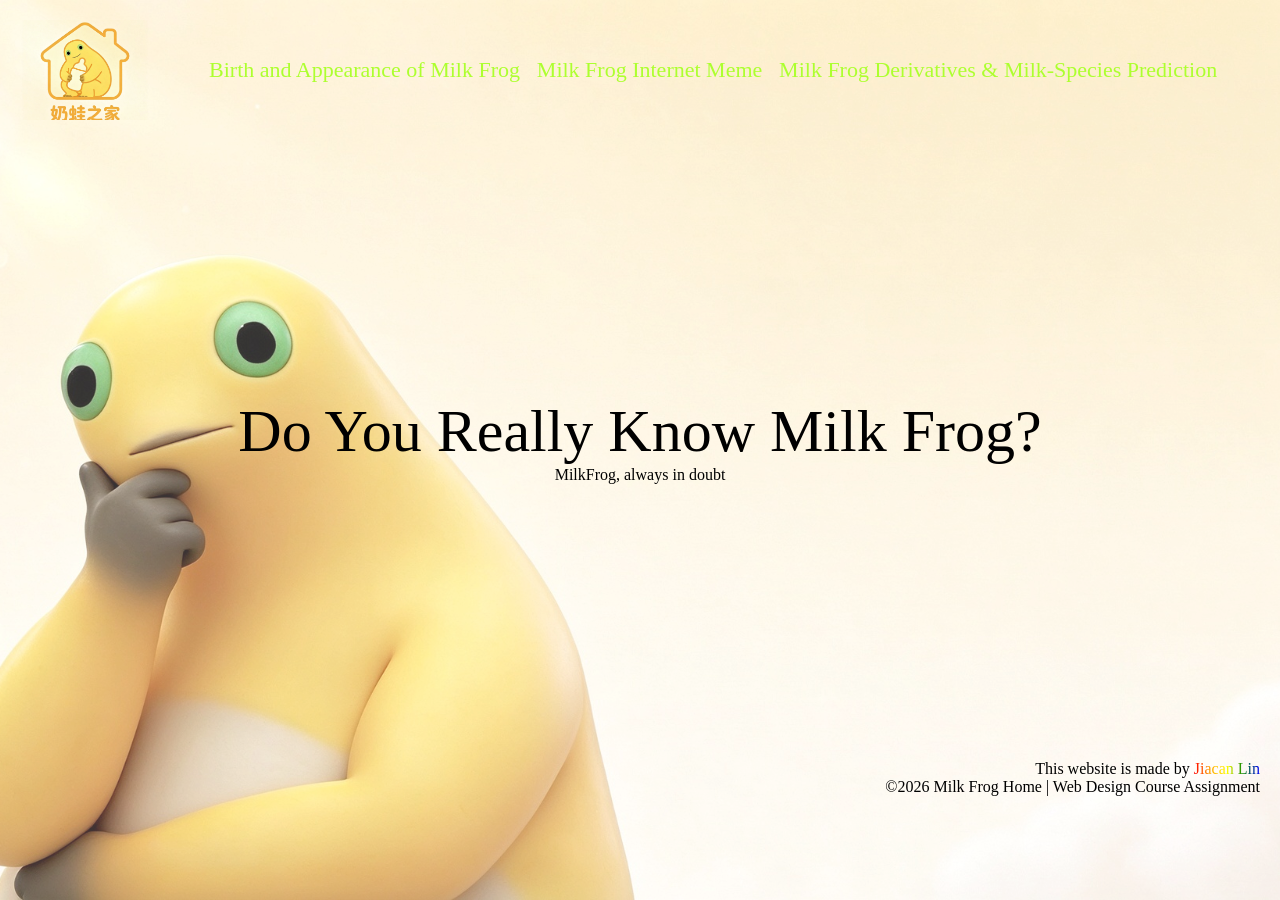
<file: htmllearning/index.html>
<!DOCTYPE html>
<html lang="en">
<head>
  <meta charset="UTF-8">
  <meta name="viewport" content="width=device-width, initial-scale=1.0">
  <meta name="description" content="Page description for SEO">
  <title>Milk Frog</title>
  <link rel="stylesheet" href="style.css">
  <link rel="icon" href="favicon.ico">
</head>
<body>
    <section class="html-background">
        <header>
            <h1>Milk Frog Home</h1>
            <ul>
                <li><a href="https://www.douyin.com/search/%E5%A5%B6%E5%A8%83%E8%AF%9E%E7%94%9F?aid=e98284ff-6d43-4eed-ae2e-8dcef143c4ff&modal_id=7673478471921847558&type=general">Birth and Appearance of Milk Frog</a></li>
                <li><a href="https://www.douyin.com/jingxuan/search/%E5%A5%B6%E5%A8%83%E5%98%8E%E5%98%8E%E7%9A%84%E8%B0%81?aid=45d3094f-9b98-4cd3-8c81-d0d84650ce1b&modal_id=7614380099538985381&type=general">Milk Frog Internet Meme</a></li>
                <li><a href="#">Milk Frog Derivatives & Milk‑Species Prediction</a></li>
            </ul>
        </header>
        <section class="advanced-words">
            <p class="title">Do You Really Know Milk Frog?</p>
            <p class="subtitle">MilkFrog, always in doubt</p>
        </section>
        <footer>
            <p class="right-text">This website is made by <span class="rainbow-text">Jiacan Lin</span></p>
            <p class="right-text">©2026 Milk Frog Home | Web Design Course Assignment</p>
        </footer>
    </section>
</body>
</html>
</file>
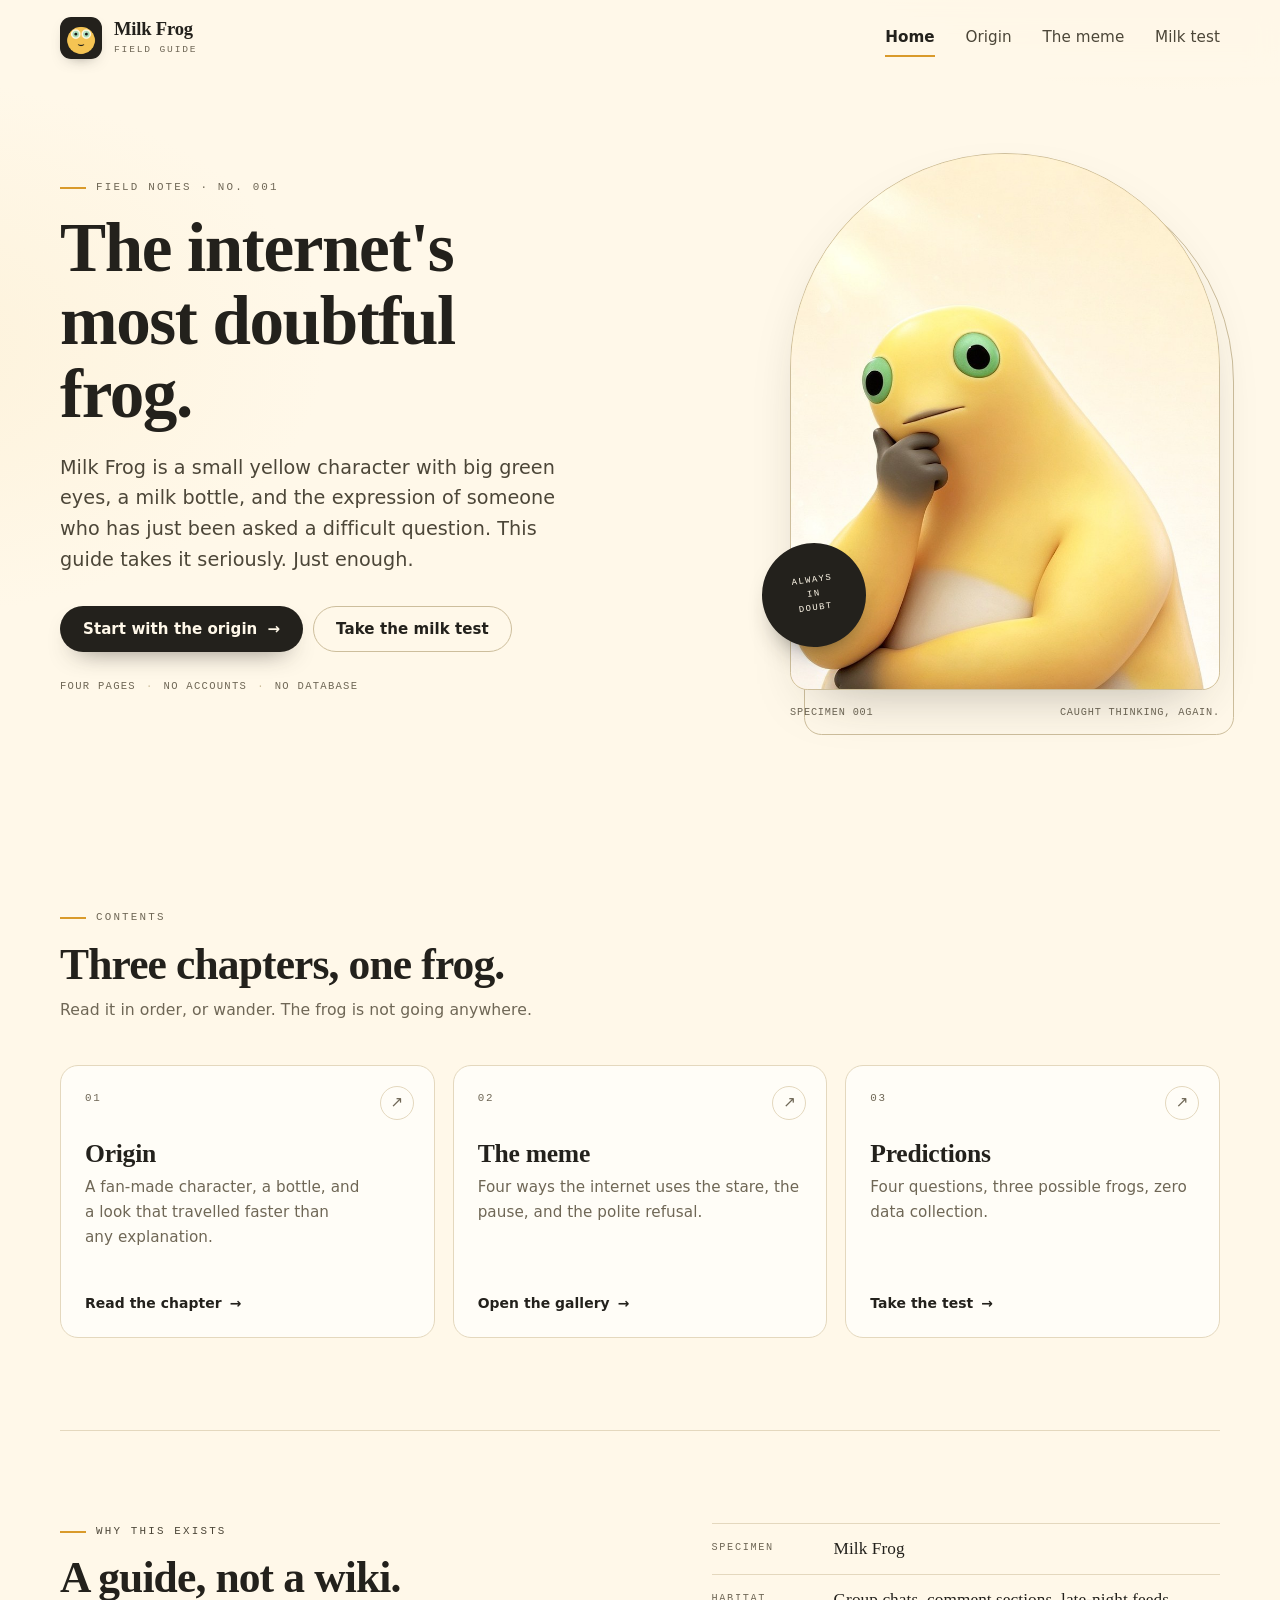
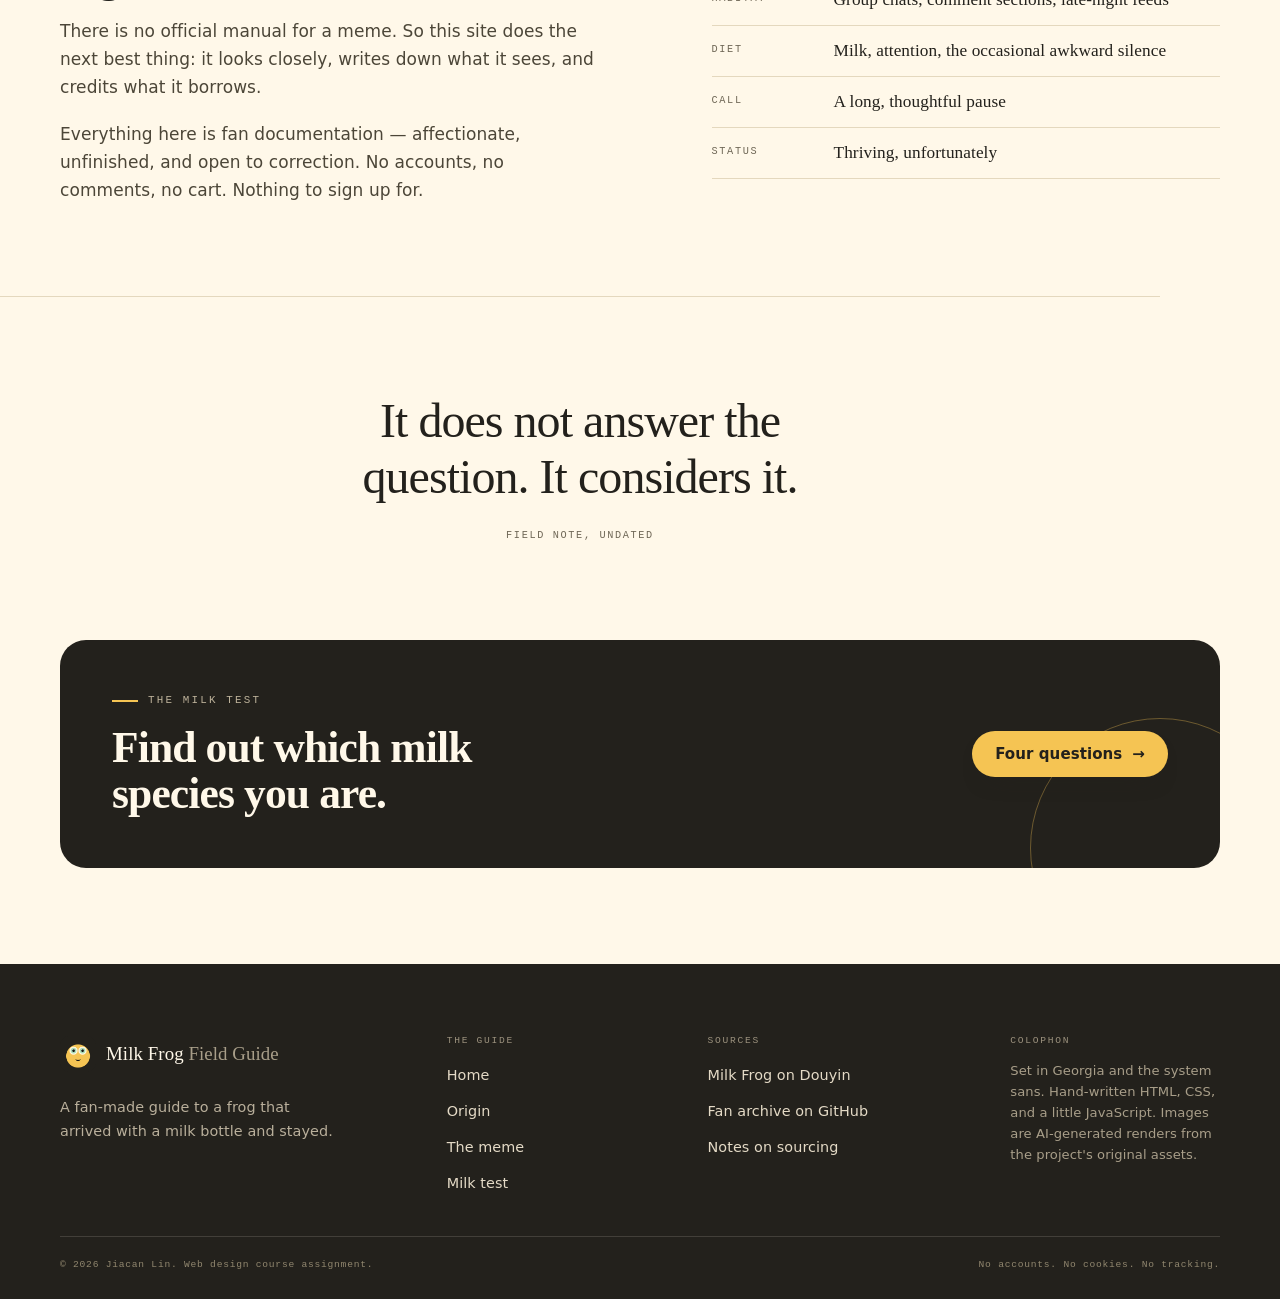
<file: my_website/index.html>
<!DOCTYPE html>
<html lang="en">
<head>
  <meta charset="utf-8">
  <meta name="viewport" content="width=device-width, initial-scale=1">
  <title>Milk Frog Field Guide — the internet's most doubtful frog</title>
  <meta name="description" content="A small, honest field guide to Milk Frog: where the character came from, how the meme works, and which milk species you are.">
  <meta name="theme-color" content="#FFF8E9">

  <!-- Open Graph. Replace the relative image path with a full https:// URL after deploying. -->
  <meta property="og:type" content="website">
  <meta property="og:site_name" content="Milk Frog Field Guide">
  <meta property="og:title" content="Milk Frog, always in doubt">
  <meta property="og:description" content="A field guide to the internet's most doubtful frog: origin, memes, and a very unscientific milk test.">
  <meta property="og:image" content="https://jizikami.github.io/my-website/assets/og-image.jpg">
  <meta property="og:image:width" content="1200">
  <meta property="og:image:height" content="630">
  <meta property="og:image:alt" content="Milk Frog thinking, beside the words: Milk Frog, always in doubt.">
  <meta name="twitter:card" content="summary_large_image">

  <link rel="icon" href="favicon.ico" sizes="any">
  <link rel="icon" href="assets/favicon.svg" type="image/svg+xml">
  <link rel="apple-touch-icon" href="assets/apple-touch-icon.png">
  <link rel="manifest" href="manifest.webmanifest">
  <link rel="stylesheet" href="style.css">
  <script src="script.js" defer></script>
</head>
<body>
  <a class="skip-link" href="#main">Skip to content</a>

  <header class="site-header" data-header>
    <div class="shell header-inner">
      <a class="brand" href="index.html" aria-label="Milk Frog Field Guide, home">
        <img class="brand-mark" src="assets/brand-mark.png" alt="" width="42" height="42">
        <span class="brand-copy">
          <span class="brand-name">Milk Frog</span>
          <span class="brand-sub">Field Guide</span>
        </span>
      </a>

      <button class="nav-toggle" type="button" aria-expanded="false" aria-controls="site-nav" data-nav-toggle>
        <span class="nav-toggle-label" data-nav-label>Menu</span>
        <span class="nav-toggle-icon" aria-hidden="true"><span></span><span></span></span>
      </button>

      <nav class="site-nav" id="site-nav" aria-label="Main navigation" data-nav>
        <ul class="nav-list">
          <li><a href="index.html" aria-current="page">Home</a></li>
          <li><a href="origin.html">Origin</a></li>
          <li><a href="memes.html">The meme</a></li>
          <li><a href="predict.html">Milk test</a></li>
        </ul>
      </nav>
    </div>
  </header>

  <main id="main">
    <section class="hero shell" aria-labelledby="hero-title">
      <div class="hero-grid">
        <div class="hero-copy">
          <p class="eyebrow">Field notes · No. 001</p>
          <h1 id="hero-title">The internet's most doubtful frog.</h1>
          <p class="lede">Milk Frog is a small yellow character with big green eyes, a milk bottle, and the expression of someone who has just been asked a difficult question. This guide takes it seriously. Just enough.</p>
          <div class="hero-actions">
            <a class="button button-dark" href="origin.html">Start with the origin <span aria-hidden="true">→</span></a>
            <a class="button button-ghost" href="predict.html">Take the milk test</a>
          </div>
          <p class="hero-meta"><span>Four pages</span><span>No accounts</span><span>No database</span></p>
        </div>

        <figure class="hero-figure">
          <div class="hero-frame">
            <img src="assets/hero-frog.jpg" alt="Milk Frog: a soft yellow creature with wide green eyes, one hand resting against its chin." width="800" height="1000">
          </div>
          <span class="hero-stamp" aria-hidden="true">ALWAYS<br>IN<br>DOUBT</span>
          <figcaption class="hero-caption">
            <span>Specimen 001</span>
            <span>Caught thinking, again.</span>
          </figcaption>
        </figure>
      </div>
    </section>

    <section class="section shell" aria-labelledby="contents-title" data-reveal>
      <div class="section-head">
        <p class="eyebrow">Contents</p>
        <h2 id="contents-title">Three chapters, one frog.</h2>
        <p class="section-note">Read it in order, or wander. The frog is not going anywhere.</p>
      </div>

      <ol class="chapter-grid">
        <li>
          <a class="chapter-card" href="origin.html">
            <span class="chapter-no">01</span>
            <h3>Origin</h3>
            <p>A fan-made character, a bottle, and a look that travelled faster than any explanation.</p>
            <span class="card-link">Read the chapter <span aria-hidden="true">→</span></span>
          </a>
        </li>
        <li>
          <a class="chapter-card" href="memes.html">
            <span class="chapter-no">02</span>
            <h3>The meme</h3>
            <p>Four ways the internet uses the stare, the pause, and the polite refusal.</p>
            <span class="card-link">Open the gallery <span aria-hidden="true">→</span></span>
          </a>
        </li>
        <li>
          <a class="chapter-card" href="predict.html">
            <span class="chapter-no">03</span>
            <h3>Predictions</h3>
            <p>Four questions, three possible frogs, zero data collection.</p>
            <span class="card-link">Take the test <span aria-hidden="true">→</span></span>
          </a>
        </li>
      </ol>
    </section>

    <section class="section shell split" aria-labelledby="why-title" data-reveal>
      <div class="split-copy">
        <p class="eyebrow">Why this exists</p>
        <h2 id="why-title">A guide, not a wiki.</h2>
        <p>There is no official manual for a meme. So this site does the next best thing: it looks closely, writes down what it sees, and credits what it borrows.</p>
        <p>Everything here is fan documentation — affectionate, unfinished, and open to correction. No accounts, no comments, no cart. Nothing to sign up for.</p>
      </div>

      <dl class="facts">
        <div><dt>Specimen</dt><dd>Milk Frog</dd></div>
        <div><dt>Habitat</dt><dd>Group chats, comment sections, late-night feeds</dd></div>
        <div><dt>Diet</dt><dd>Milk, attention, the occasional awkward silence</dd></div>
        <div><dt>Call</dt><dd>A long, thoughtful pause</dd></div>
        <div><dt>Status</dt><dd>Thriving, unfortunately</dd></div>
      </dl>
    </section>

    <figure class="pull-quote shell" data-reveal>
      <blockquote>
        <p>It does not answer the question. It considers it.</p>
      </blockquote>
      <figcaption>Field note, undated</figcaption>
    </figure>

    <section class="shell" aria-labelledby="cta-title" data-reveal>
      <div class="cta-band">
        <div>
          <p class="eyebrow">The milk test</p>
          <h2 id="cta-title">Find out which milk species you are.</h2>
        </div>
        <a class="button button-yellow" href="predict.html">Four questions <span aria-hidden="true">→</span></a>
      </div>
    </section>
  </main>

  <footer class="site-footer">
    <div class="shell footer-top">
      <div class="footer-about">
        <a class="footer-brand" href="index.html">
          <img src="assets/brand-mark.png" alt="" width="36" height="36">
          <span>Milk Frog <em>Field Guide</em></span>
        </a>
        <p>A fan-made guide to a frog that arrived with a milk bottle and stayed.</p>
      </div>

      <nav class="footer-col" aria-labelledby="footer-pages">
        <h2 id="footer-pages">The guide</h2>
        <ul>
          <li><a href="index.html">Home</a></li>
          <li><a href="origin.html">Origin</a></li>
          <li><a href="memes.html">The meme</a></li>
          <li><a href="predict.html">Milk test</a></li>
        </ul>
      </nav>

      <div class="footer-col">
        <h2>Sources</h2>
        <ul>
          <li><a href="https://www.douyin.com/search/%E5%A5%B6%E8%9B%99" target="_blank" rel="noopener noreferrer">Milk Frog on Douyin</a></li>
          <li><a href="https://github.com/Orliss/nailong" target="_blank" rel="noopener noreferrer">Fan archive on GitHub</a></li>
          <li><a href="origin.html#sources">Notes on sourcing</a></li>
        </ul>
      </div>

      <div class="footer-col">
        <h2>Colophon</h2>
        <p class="colophon">Set in Georgia and the system sans. Hand-written HTML, CSS, and a little JavaScript. Images are AI-generated renders from the project's original assets.</p>
      </div>
    </div>

    <div class="shell footer-bottom">
      <p>© <span data-year>2026</span> Jiacan Lin. Web design course assignment.</p>
      <p>No accounts. No cookies. No tracking.</p>
    </div>
  </footer>
</body>
</html>
</file>
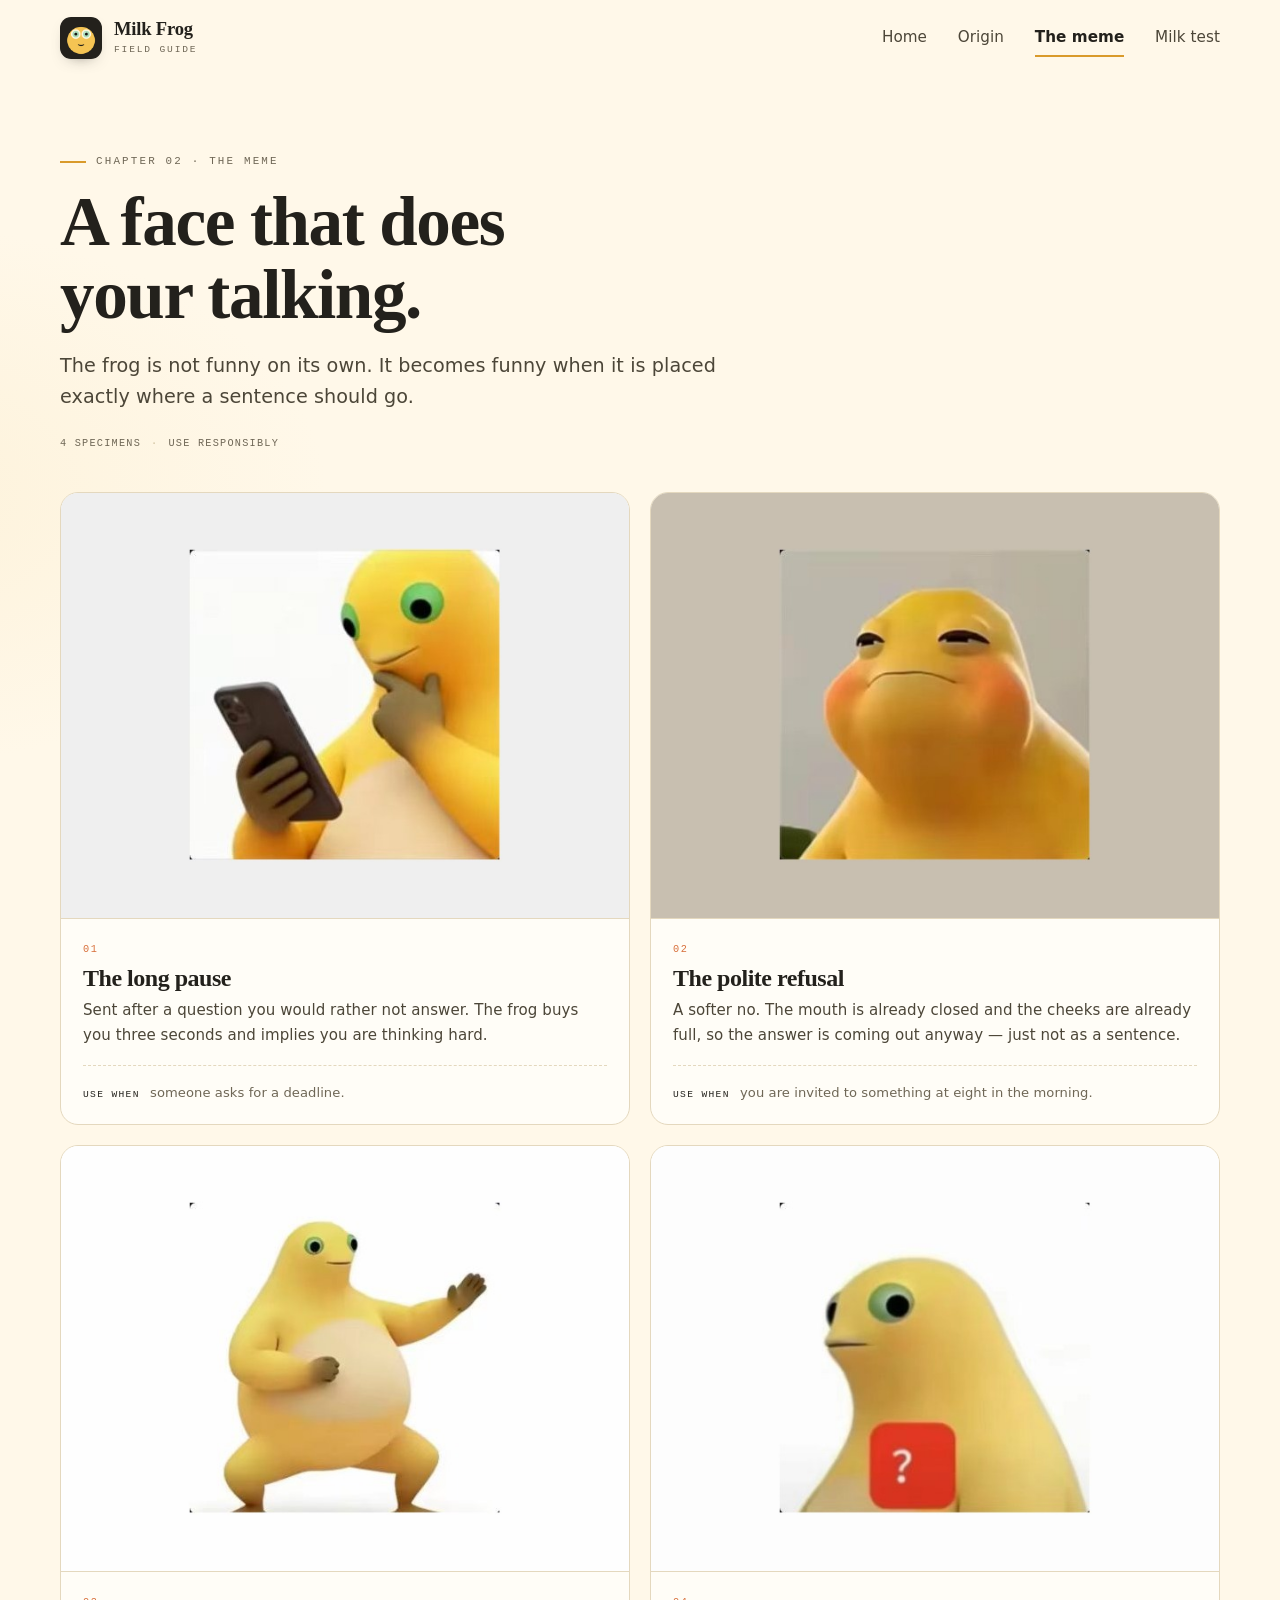
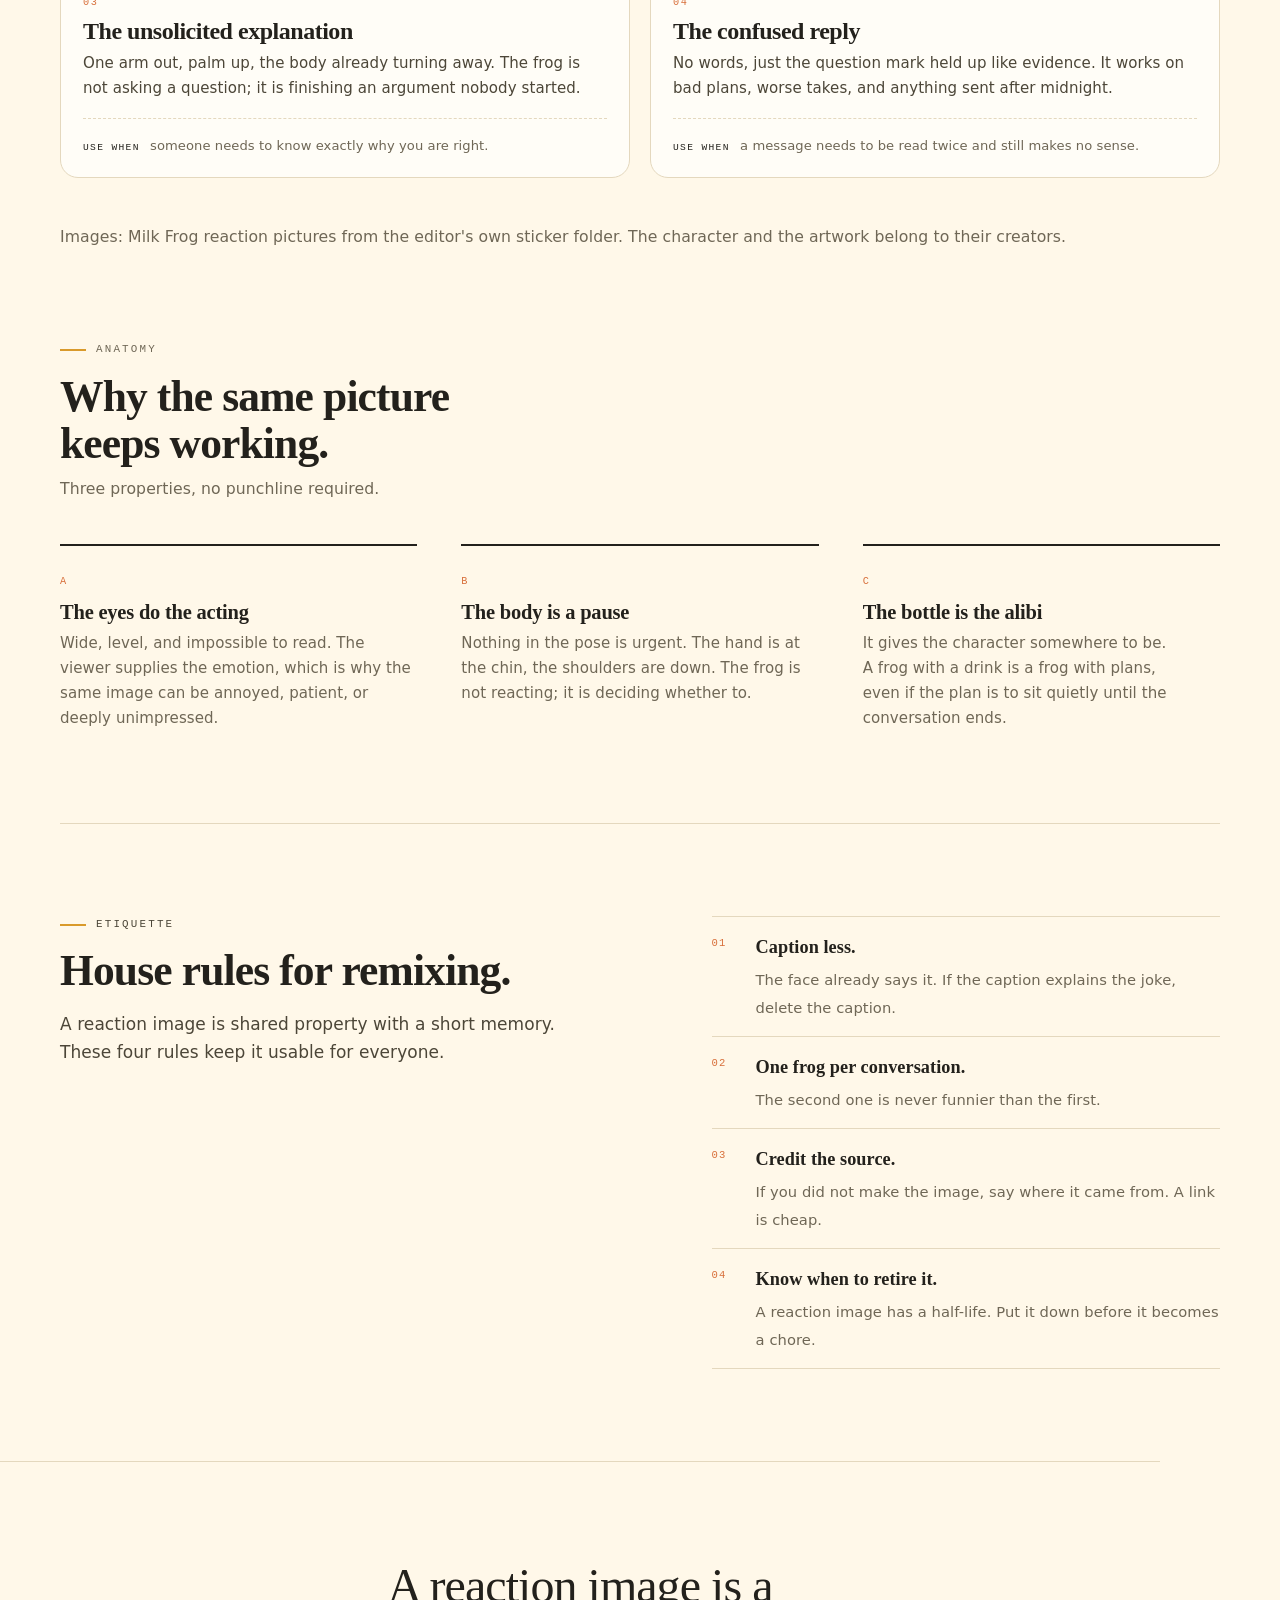
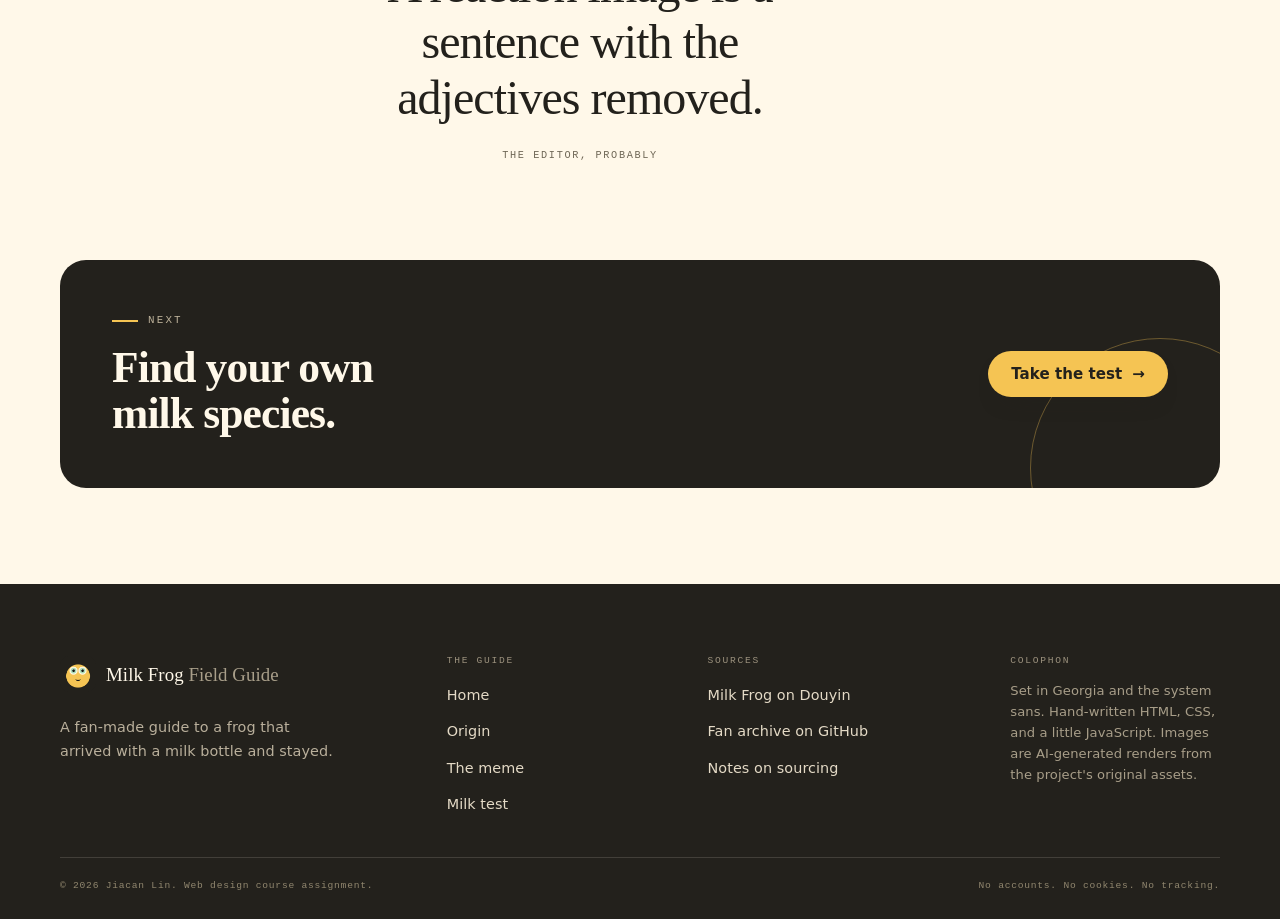
<file: my_website/memes.html>
<!DOCTYPE html>
<html lang="en">
<head>
  <meta charset="utf-8">
  <meta name="viewport" content="width=device-width, initial-scale=1">
  <title>The meme — Milk Frog Field Guide</title>
  <meta name="description" content="Three ways Milk Frog is used as a reaction image, why the same face keeps working, and a few house rules for remixing it.">
  <meta name="theme-color" content="#FFF8E9">

  <meta property="og:type" content="article">
  <meta property="og:site_name" content="Milk Frog Field Guide">
  <meta property="og:title" content="The meme — A face that does your talking">
  <meta property="og:description" content="The long pause, the polite refusal, and the group-chat stare: a short gallery of Milk Frog at work.">
  <meta property="og:image" content="https://jizikami.github.io/my-website/assets/og-image.jpg">
  <meta property="og:image:width" content="1200">
  <meta property="og:image:height" content="630">
  <meta property="og:image:alt" content="Milk Frog thinking, beside the words: Milk Frog, always in doubt.">
  <meta name="twitter:card" content="summary_large_image">

  <link rel="icon" href="favicon.ico" sizes="any">
  <link rel="icon" href="assets/favicon.svg" type="image/svg+xml">
  <link rel="apple-touch-icon" href="assets/apple-touch-icon.png">
  <link rel="manifest" href="manifest.webmanifest">
  <link rel="stylesheet" href="style.css">
  <script src="script.js" defer></script>
</head>
<body>
  <a class="skip-link" href="#main">Skip to content</a>

  <header class="site-header" data-header>
    <div class="shell header-inner">
      <a class="brand" href="index.html" aria-label="Milk Frog Field Guide, home">
        <img class="brand-mark" src="assets/brand-mark.png" alt="" width="42" height="42">
        <span class="brand-copy">
          <span class="brand-name">Milk Frog</span>
          <span class="brand-sub">Field Guide</span>
        </span>
      </a>

      <button class="nav-toggle" type="button" aria-expanded="false" aria-controls="site-nav" data-nav-toggle>
        <span class="nav-toggle-label" data-nav-label>Menu</span>
        <span class="nav-toggle-icon" aria-hidden="true"><span></span><span></span></span>
      </button>

      <nav class="site-nav" id="site-nav" aria-label="Main navigation" data-nav>
        <ul class="nav-list">
          <li><a href="index.html">Home</a></li>
          <li><a href="origin.html">Origin</a></li>
          <li><a href="memes.html" aria-current="page">The meme</a></li>
          <li><a href="predict.html">Milk test</a></li>
        </ul>
      </nav>
    </div>
  </header>

  <main id="main">
    <header class="page-head shell">
      <p class="eyebrow">Chapter 02 · The meme</p>
      <h1>A face that does your talking.</h1>
      <p class="lede">The frog is not funny on its own. It becomes funny when it is placed exactly where a sentence should go.</p>
      <p class="article-meta"><span>4 specimens</span><span>Use responsibly</span></p>
    </header>

    <section class="shell" aria-label="Milk Frog reaction images">
      <div class="meme-grid">
        <figure class="meme-card" data-reveal>
          <img src="assets/card-pause.jpg?v=2" alt="Milk Frog holding a phone, the other hand at its chin, green eyes tipped up while it decides how to reply." width="640" height="480" loading="lazy">
          <figcaption>
            <span class="meme-no">01</span>
            <h2>The long pause</h2>
            <p>Sent after a question you would rather not answer. The frog buys you three seconds and implies you are thinking hard.</p>
            <p class="use-when"><span>Use when</span> someone asks for a deadline.</p>
          </figcaption>
        </figure>

        <figure class="meme-card" data-reveal>
          <img src="assets/card-refusal.jpg?v=2" alt="Milk Frog with its cheeks puffed and its mouth pressed into a straight line, eyes half closed." width="640" height="480" loading="lazy">
          <figcaption>
            <span class="meme-no">02</span>
            <h2>The polite refusal</h2>
            <p>A softer no. The mouth is already closed and the cheeks are already full, so the answer is coming out anyway — just not as a sentence.</p>
            <p class="use-when"><span>Use when</span> you are invited to something at eight in the morning.</p>
          </figcaption>
        </figure>

        <figure class="meme-card" data-reveal>
          <img src="assets/card-explain.jpg?v=2" alt="Milk Frog standing upright with one arm out and its palm open, halfway through an explanation." width="640" height="480" loading="lazy">
          <figcaption>
            <span class="meme-no">03</span>
            <h2>The unsolicited explanation</h2>
            <p>One arm out, palm up, the body already turning away. The frog is not asking a question; it is finishing an argument nobody started.</p>
            <p class="use-when"><span>Use when</span> someone needs to know exactly why you are right.</p>
          </figcaption>
        </figure>

        <figure class="meme-card" data-reveal>
          <img src="assets/card-confused.jpg?v=2" alt="Milk Frog staring levelly, a red square with a white question mark held up in front of it." width="640" height="480" loading="lazy">
          <figcaption>
            <span class="meme-no">04</span>
            <h2>The confused reply</h2>
            <p>No words, just the question mark held up like evidence. It works on bad plans, worse takes, and anything sent after midnight.</p>
            <p class="use-when"><span>Use when</span> a message needs to be read twice and still makes no sense.</p>
          </figcaption>
        </figure>
      </div>
      <p class="section-note">Images: Milk Frog reaction pictures from the editor's own sticker folder. The character and the artwork belong to their creators.</p>
    </section>

    <section class="section shell" aria-labelledby="anatomy-title" data-reveal>
      <div class="section-head">
        <p class="eyebrow">Anatomy</p>
        <h2 id="anatomy-title">Why the same picture keeps working.</h2>
        <p class="section-note">Three properties, no punchline required.</p>
      </div>

      <div class="anatomy">
        <article>
          <span class="anatomy-no">A</span>
          <h3>The eyes do the acting</h3>
          <p>Wide, level, and impossible to read. The viewer supplies the emotion, which is why the same image can be annoyed, patient, or deeply unimpressed.</p>
        </article>
        <article>
          <span class="anatomy-no">B</span>
          <h3>The body is a pause</h3>
          <p>Nothing in the pose is urgent. The hand is at the chin, the shoulders are down. The frog is not reacting; it is deciding whether to.</p>
        </article>
        <article>
          <span class="anatomy-no">C</span>
          <h3>The bottle is the alibi</h3>
          <p>It gives the character somewhere to be. A frog with a drink is a frog with plans, even if the plan is to sit quietly until the conversation ends.</p>
        </article>
      </div>
    </section>

    <section class="section shell split rules-section" aria-labelledby="rules-title" data-reveal>
      <div class="split-copy">
        <p class="eyebrow">Etiquette</p>
        <h2 id="rules-title">House rules for remixing.</h2>
        <p>A reaction image is shared property with a short memory. These four rules keep it usable for everyone.</p>
      </div>

      <ol class="rules">
        <li><strong>Caption less.</strong><span>The face already says it. If the caption explains the joke, delete the caption.</span></li>
        <li><strong>One frog per conversation.</strong><span>The second one is never funnier than the first.</span></li>
        <li><strong>Credit the source.</strong><span>If you did not make the image, say where it came from. A link is cheap.</span></li>
        <li><strong>Know when to retire it.</strong><span>A reaction image has a half-life. Put it down before it becomes a chore.</span></li>
      </ol>
    </section>

    <figure class="pull-quote shell" data-reveal>
      <blockquote>
        <p>A reaction image is a sentence with the adjectives removed.</p>
      </blockquote>
      <figcaption>The editor, probably</figcaption>
    </figure>

    <section class="shell" aria-labelledby="cta-title" data-reveal>
      <div class="cta-band">
        <div>
          <p class="eyebrow">Next</p>
          <h2 id="cta-title">Find your own milk species.</h2>
        </div>
        <a class="button button-yellow" href="predict.html">Take the test <span aria-hidden="true">→</span></a>
      </div>
    </section>
  </main>

  <footer class="site-footer">
    <div class="shell footer-top">
      <div class="footer-about">
        <a class="footer-brand" href="index.html">
          <img src="assets/brand-mark.png" alt="" width="36" height="36">
          <span>Milk Frog <em>Field Guide</em></span>
        </a>
        <p>A fan-made guide to a frog that arrived with a milk bottle and stayed.</p>
      </div>

      <nav class="footer-col" aria-labelledby="footer-pages">
        <h2 id="footer-pages">The guide</h2>
        <ul>
          <li><a href="index.html">Home</a></li>
          <li><a href="origin.html">Origin</a></li>
          <li><a href="memes.html">The meme</a></li>
          <li><a href="predict.html">Milk test</a></li>
        </ul>
      </nav>

      <div class="footer-col">
        <h2>Sources</h2>
        <ul>
          <li><a href="https://www.douyin.com/search/%E5%A5%B6%E8%9B%99" target="_blank" rel="noopener noreferrer">Milk Frog on Douyin</a></li>
          <li><a href="https://github.com/Orliss/nailong" target="_blank" rel="noopener noreferrer">Fan archive on GitHub</a></li>
          <li><a href="origin.html#sources">Notes on sourcing</a></li>
        </ul>
      </div>

      <div class="footer-col">
        <h2>Colophon</h2>
        <p class="colophon">Set in Georgia and the system sans. Hand-written HTML, CSS, and a little JavaScript. Images are AI-generated renders from the project's original assets.</p>
      </div>
    </div>

    <div class="shell footer-bottom">
      <p>© <span data-year>2026</span> Jiacan Lin. Web design course assignment.</p>
      <p>No accounts. No cookies. No tracking.</p>
    </div>
  </footer>
</body>
</html>
</file>
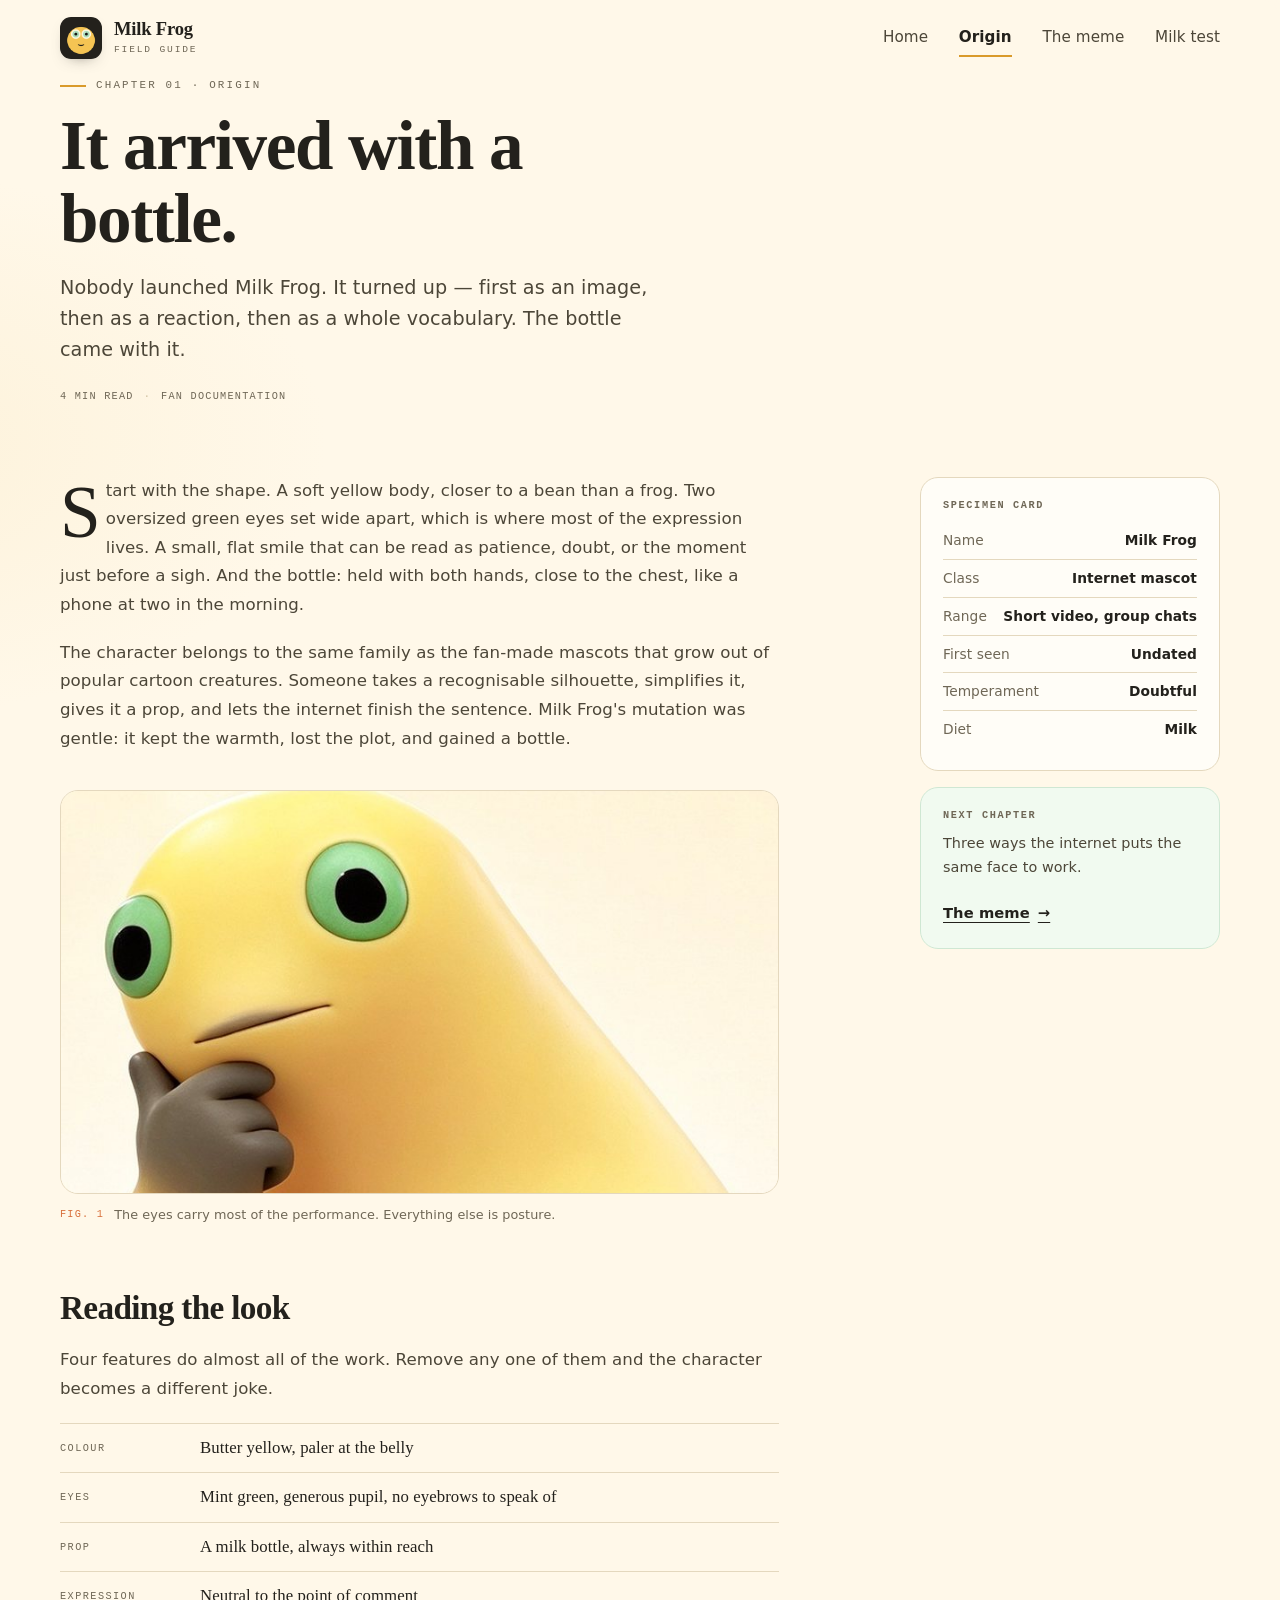
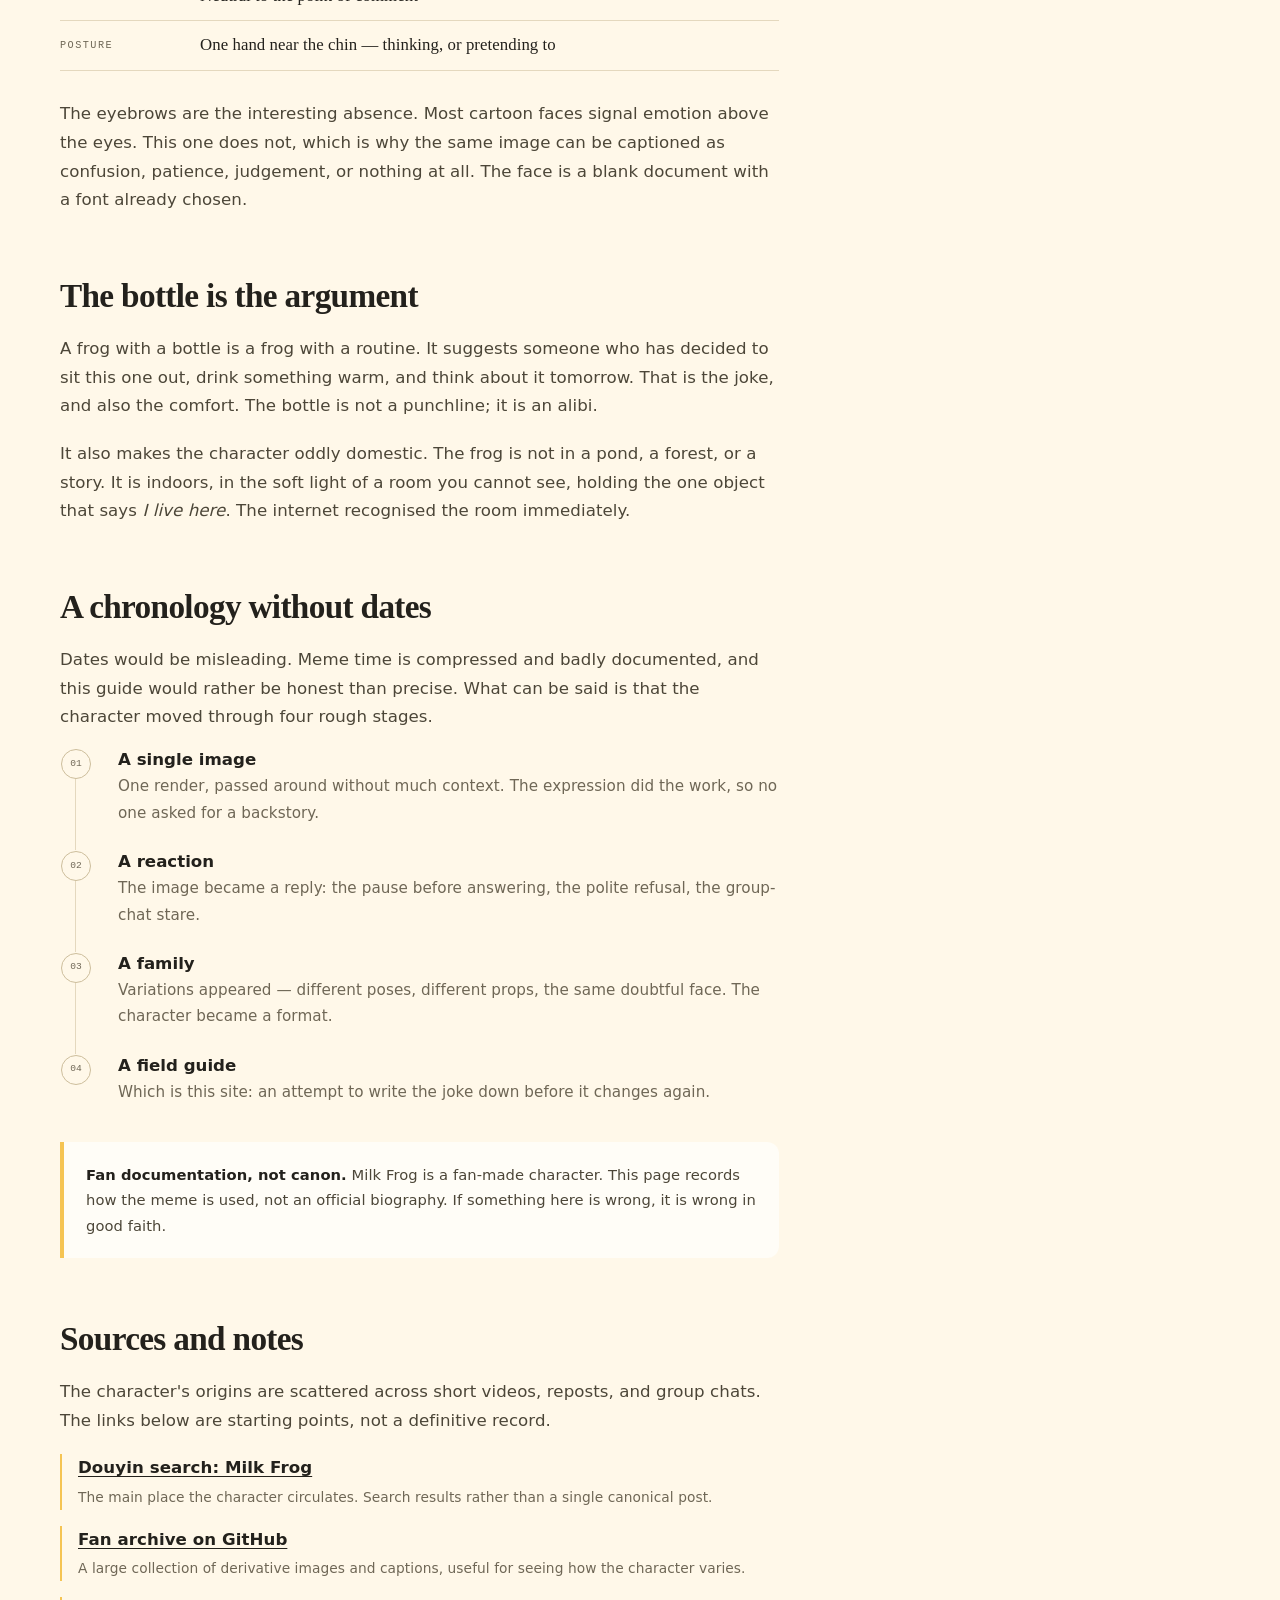
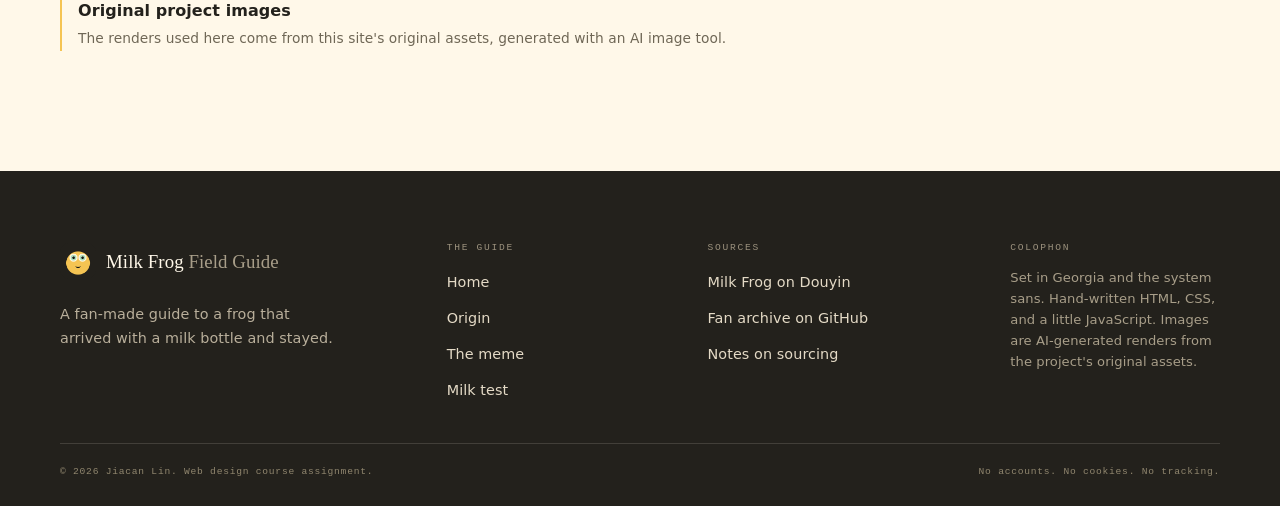
<file: my_website/origin.html>
<!DOCTYPE html>
<html lang="en">
<head>
  <meta charset="utf-8">
  <meta name="viewport" content="width=device-width, initial-scale=1">
  <title>Origin — Milk Frog Field Guide</title>
  <meta name="description" content="Where Milk Frog came from: a fan-made character, a very deliberate bottle, and a look that did most of the talking.">
  <meta name="theme-color" content="#FFF8E9">

  <meta property="og:type" content="article">
  <meta property="og:site_name" content="Milk Frog Field Guide">
  <meta property="og:title" content="Origin — It arrived with a bottle">
  <meta property="og:description" content="A fan-made character, a bottle, and a look that travelled faster than any explanation.">
  <meta property="og:image" content="https://jizikami.github.io/my-website/assets/og-image.jpg">
  <meta property="og:image:width" content="1200">
  <meta property="og:image:height" content="630">
  <meta property="og:image:alt" content="Milk Frog thinking, beside the words: Milk Frog, always in doubt.">
  <meta name="twitter:card" content="summary_large_image">

  <link rel="icon" href="favicon.ico" sizes="any">
  <link rel="icon" href="assets/favicon.svg" type="image/svg+xml">
  <link rel="apple-touch-icon" href="assets/apple-touch-icon.png">
  <link rel="manifest" href="manifest.webmanifest">
  <link rel="stylesheet" href="style.css">
  <script src="script.js" defer></script>
</head>
<body>
  <a class="skip-link" href="#main">Skip to content</a>

  <header class="site-header" data-header>
    <div class="shell header-inner">
      <a class="brand" href="index.html" aria-label="Milk Frog Field Guide, home">
        <img class="brand-mark" src="assets/brand-mark.png" alt="" width="42" height="42">
        <span class="brand-copy">
          <span class="brand-name">Milk Frog</span>
          <span class="brand-sub">Field Guide</span>
        </span>
      </a>

      <button class="nav-toggle" type="button" aria-expanded="false" aria-controls="site-nav" data-nav-toggle>
        <span class="nav-toggle-label" data-nav-label>Menu</span>
        <span class="nav-toggle-icon" aria-hidden="true"><span></span><span></span></span>
      </button>

      <nav class="site-nav" id="site-nav" aria-label="Main navigation" data-nav>
        <ul class="nav-list">
          <li><a href="index.html">Home</a></li>
          <li><a href="origin.html" aria-current="page">Origin</a></li>
          <li><a href="memes.html">The meme</a></li>
          <li><a href="predict.html">Milk test</a></li>
        </ul>
      </nav>
    </div>
  </header>

  <main id="main">
    <div class="shell article-layout">
      <header class="article-head">
        <p class="eyebrow">Chapter 01 · Origin</p>
        <h1>It arrived with a bottle.</h1>
        <p class="lede">Nobody launched Milk Frog. It turned up — first as an image, then as a reaction, then as a whole vocabulary. The bottle came with it.</p>
        <p class="article-meta"><span>4 min read</span><span>Fan documentation</span></p>
      </header>

      <div class="article-main prose">
        <p class="dropcap">Start with the shape. A soft yellow body, closer to a bean than a frog. Two oversized green eyes set wide apart, which is where most of the expression lives. A small, flat smile that can be read as patience, doubt, or the moment just before a sigh. And the bottle: held with both hands, close to the chest, like a phone at two in the morning.</p>

        <p>The character belongs to the same family as the fan-made mascots that grow out of popular cartoon creatures. Someone takes a recognisable silhouette, simplifies it, gives it a prop, and lets the internet finish the sentence. Milk Frog's mutation was gentle: it kept the warmth, lost the plot, and gained a bottle.</p>

        <figure class="wide-figure" data-reveal>
          <img src="assets/meme-stare.jpg" alt="A close view of Milk Frog's face: two mint-green eyes and a thin, level smile." width="800" height="600" loading="lazy">
          <figcaption><span>Fig. 1</span> The eyes carry most of the performance. Everything else is posture.</figcaption>
        </figure>

        <h2>Reading the look</h2>
        <p>Four features do almost all of the work. Remove any one of them and the character becomes a different joke.</p>

        <dl class="spec-list">
          <div><dt>Colour</dt><dd>Butter yellow, paler at the belly</dd></div>
          <div><dt>Eyes</dt><dd>Mint green, generous pupil, no eyebrows to speak of</dd></div>
          <div><dt>Prop</dt><dd>A milk bottle, always within reach</dd></div>
          <div><dt>Expression</dt><dd>Neutral to the point of comment</dd></div>
          <div><dt>Posture</dt><dd>One hand near the chin — thinking, or pretending to</dd></div>
        </dl>

        <p>The eyebrows are the interesting absence. Most cartoon faces signal emotion above the eyes. This one does not, which is why the same image can be captioned as confusion, patience, judgement, or nothing at all. The face is a blank document with a font already chosen.</p>

        <h2>The bottle is the argument</h2>
        <p>A frog with a bottle is a frog with a routine. It suggests someone who has decided to sit this one out, drink something warm, and think about it tomorrow. That is the joke, and also the comfort. The bottle is not a punchline; it is an alibi.</p>

        <p>It also makes the character oddly domestic. The frog is not in a pond, a forest, or a story. It is indoors, in the soft light of a room you cannot see, holding the one object that says <em>I live here</em>. The internet recognised the room immediately.</p>

        <h2>A chronology without dates</h2>
        <p>Dates would be misleading. Meme time is compressed and badly documented, and this guide would rather be honest than precise. What can be said is that the character moved through four rough stages.</p>

        <ol class="timeline">
          <li>
            <h3>A single image</h3>
            <p>One render, passed around without much context. The expression did the work, so no one asked for a backstory.</p>
          </li>
          <li>
            <h3>A reaction</h3>
            <p>The image became a reply: the pause before answering, the polite refusal, the group-chat stare.</p>
          </li>
          <li>
            <h3>A family</h3>
            <p>Variations appeared — different poses, different props, the same doubtful face. The character became a format.</p>
          </li>
          <li>
            <h3>A field guide</h3>
            <p>Which is this site: an attempt to write the joke down before it changes again.</p>
          </li>
        </ol>

        <aside class="note">
          <p><strong>Fan documentation, not canon.</strong> Milk Frog is a fan-made character. This page records how the meme is used, not an official biography. If something here is wrong, it is wrong in good faith.</p>
        </aside>

        <h2 id="sources">Sources and notes</h2>
        <p>The character's origins are scattered across short videos, reposts, and group chats. The links below are starting points, not a definitive record.</p>
        <ul class="source-list">
          <li>
            <a href="https://www.douyin.com/search/%E5%A5%B6%E8%9B%99" target="_blank" rel="noopener noreferrer">Douyin search: Milk Frog</a>
            <span>The main place the character circulates. Search results rather than a single canonical post.</span>
          </li>
          <li>
            <a href="https://github.com/Orliss/nailong" target="_blank" rel="noopener noreferrer">Fan archive on GitHub</a>
            <span>A large collection of derivative images and captions, useful for seeing how the character varies.</span>
          </li>
          <li>
            <span class="source-title">Original project images</span>
            <span>The renders used here come from this site's original assets, generated with an AI image tool.</span>
          </li>
        </ul>
      </div>

      <aside class="article-side" aria-label="Specimen details">
        <div class="side-card">
          <h2>Specimen card</h2>
          <dl class="mini-facts">
            <div><dt>Name</dt><dd>Milk Frog</dd></div>
            <div><dt>Class</dt><dd>Internet mascot</dd></div>
            <div><dt>Range</dt><dd>Short video, group chats</dd></div>
            <div><dt>First seen</dt><dd>Undated</dd></div>
            <div><dt>Temperament</dt><dd>Doubtful</dd></div>
            <div><dt>Diet</dt><dd>Milk</dd></div>
          </dl>
        </div>

        <div class="side-card side-card-mint">
          <h2>Next chapter</h2>
          <p>Three ways the internet puts the same face to work.</p>
          <a class="text-link" href="memes.html">The meme <span aria-hidden="true">→</span></a>
        </div>
      </aside>
    </div>
  </main>

  <footer class="site-footer">
    <div class="shell footer-top">
      <div class="footer-about">
        <a class="footer-brand" href="index.html">
          <img src="assets/brand-mark.png" alt="" width="36" height="36">
          <span>Milk Frog <em>Field Guide</em></span>
        </a>
        <p>A fan-made guide to a frog that arrived with a milk bottle and stayed.</p>
      </div>

      <nav class="footer-col" aria-labelledby="footer-pages">
        <h2 id="footer-pages">The guide</h2>
        <ul>
          <li><a href="index.html">Home</a></li>
          <li><a href="origin.html">Origin</a></li>
          <li><a href="memes.html">The meme</a></li>
          <li><a href="predict.html">Milk test</a></li>
        </ul>
      </nav>

      <div class="footer-col">
        <h2>Sources</h2>
        <ul>
          <li><a href="https://www.douyin.com/search/%E5%A5%B6%E8%9B%99" target="_blank" rel="noopener noreferrer">Milk Frog on Douyin</a></li>
          <li><a href="https://github.com/Orliss/nailong" target="_blank" rel="noopener noreferrer">Fan archive on GitHub</a></li>
          <li><a href="origin.html#sources">Notes on sourcing</a></li>
        </ul>
      </div>

      <div class="footer-col">
        <h2>Colophon</h2>
        <p class="colophon">Set in Georgia and the system sans. Hand-written HTML, CSS, and a little JavaScript. Images are AI-generated renders from the project's original assets.</p>
      </div>
    </div>

    <div class="shell footer-bottom">
      <p>© <span data-year>2026</span> Jiacan Lin. Web design course assignment.</p>
      <p>No accounts. No cookies. No tracking.</p>
    </div>
  </footer>
</body>
</html>
</file>
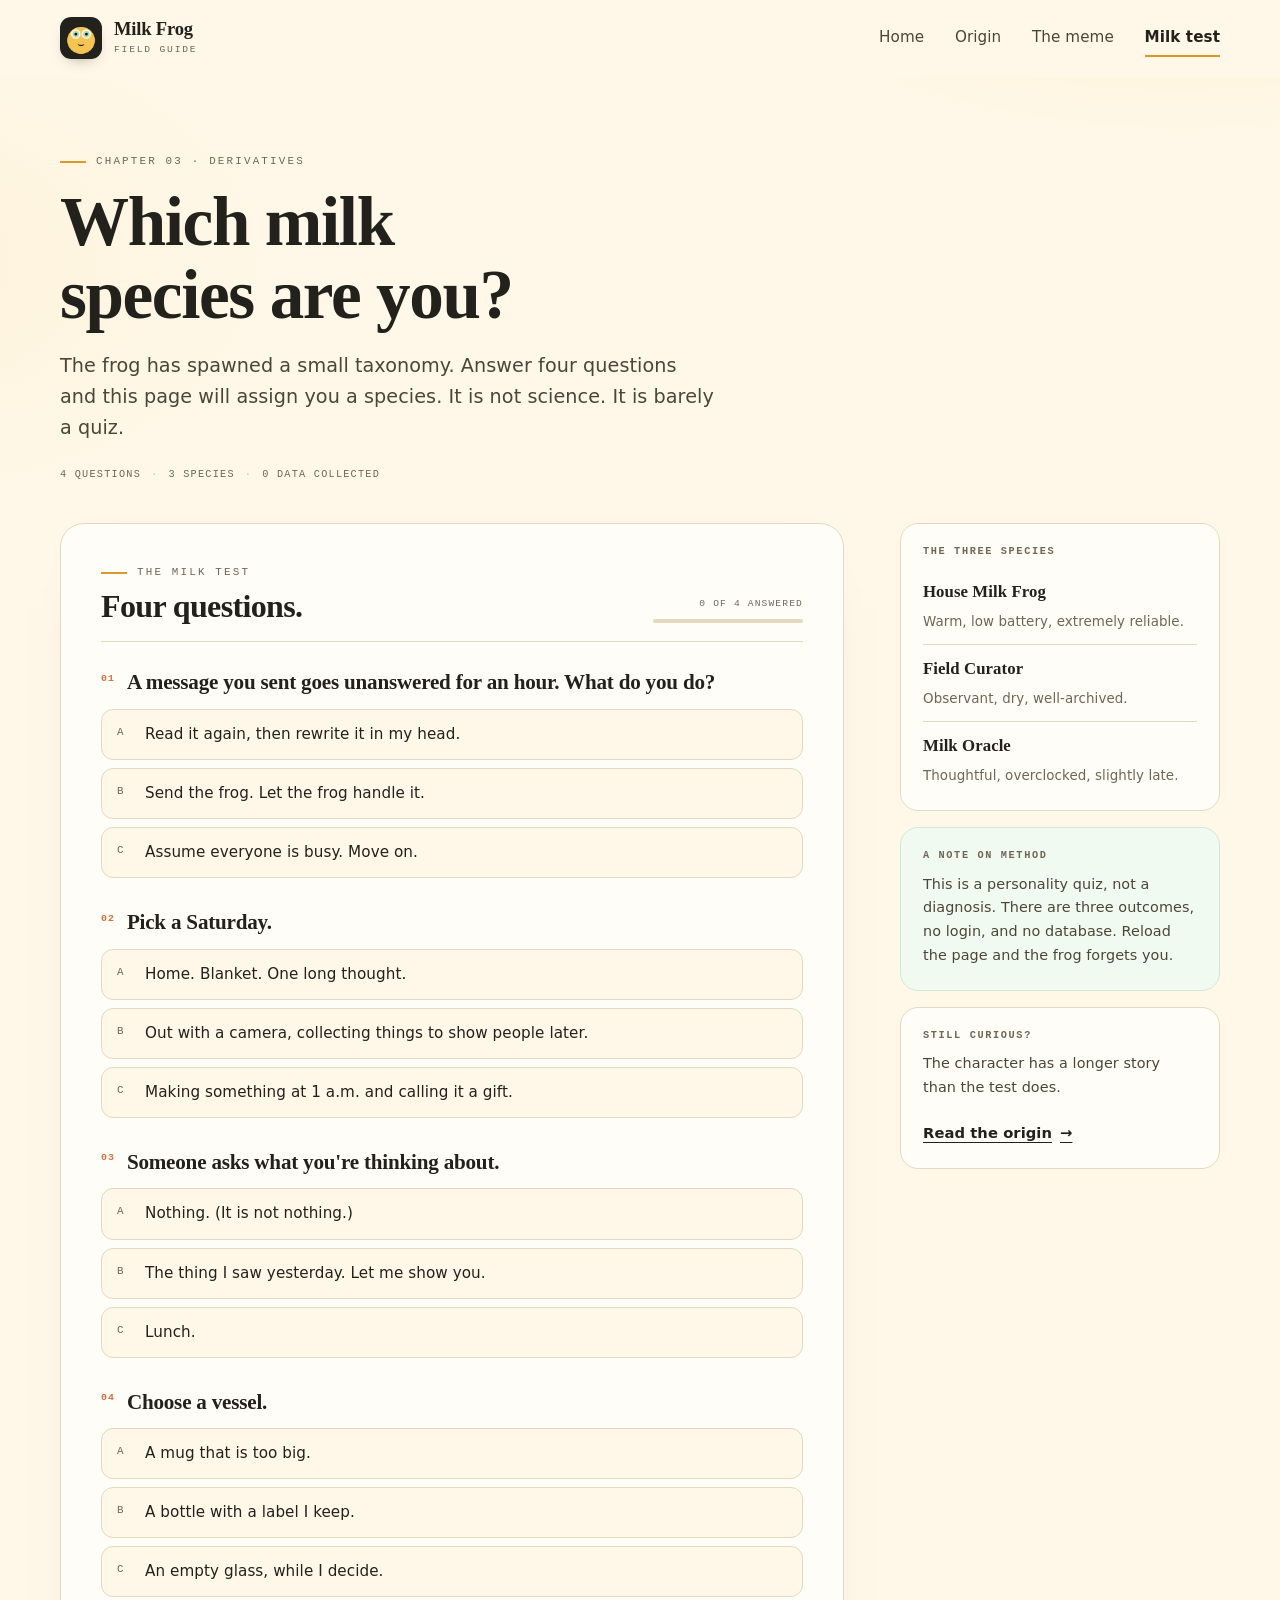
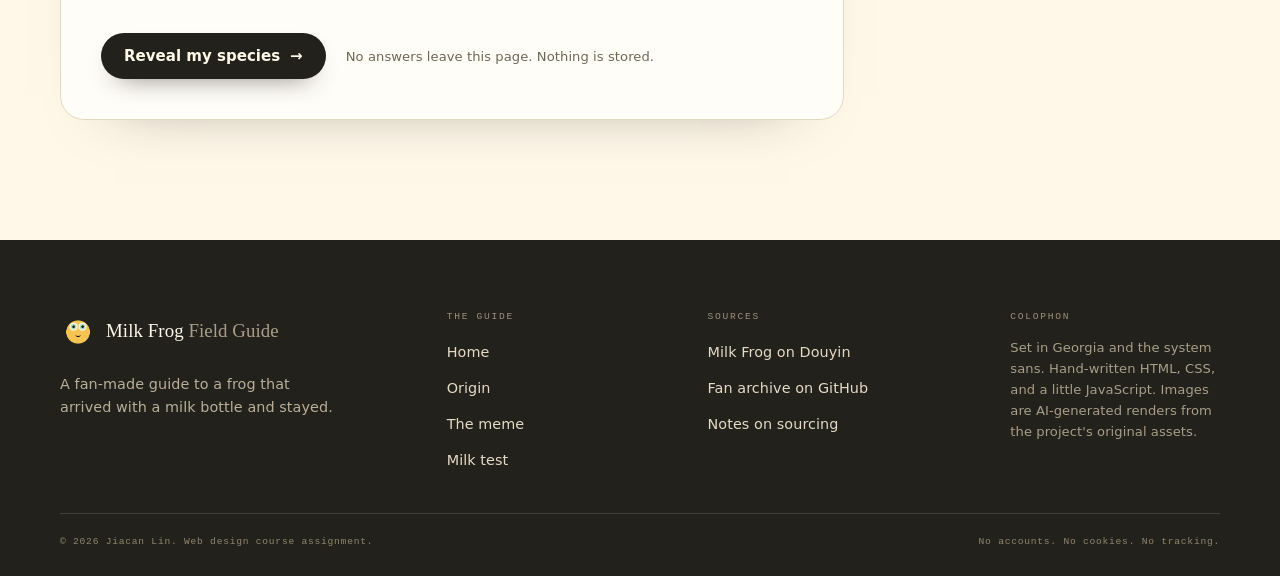
<file: my_website/predict.html>
<!DOCTYPE html>
<html lang="en">
<head>
  <meta charset="utf-8">
  <meta name="viewport" content="width=device-width, initial-scale=1">
  <title>Milk test — Milk Frog Field Guide</title>
  <meta name="description" content="Four questions, three possible frogs, zero data collection. Find out which milk species you are.">
  <meta name="theme-color" content="#FFF8E9">

  <meta property="og:type" content="article">
  <meta property="og:site_name" content="Milk Frog Field Guide">
  <meta property="og:title" content="Which milk species are you?">
  <meta property="og:description" content="Four questions, three possible frogs, zero data collection.">
  <meta property="og:image" content="https://jizikami.github.io/my-website/assets/og-image.jpg">
  <meta property="og:image:width" content="1200">
  <meta property="og:image:height" content="630">
  <meta property="og:image:alt" content="Milk Frog thinking, beside the words: Milk Frog, always in doubt.">
  <meta name="twitter:card" content="summary_large_image">

  <link rel="icon" href="favicon.ico" sizes="any">
  <link rel="icon" href="assets/favicon.svg" type="image/svg+xml">
  <link rel="apple-touch-icon" href="assets/apple-touch-icon.png">
  <link rel="manifest" href="manifest.webmanifest">
  <link rel="stylesheet" href="style.css">
  <script src="script.js" defer></script>
</head>
<body>
  <a class="skip-link" href="#main">Skip to content</a>

  <header class="site-header" data-header>
    <div class="shell header-inner">
      <a class="brand" href="index.html" aria-label="Milk Frog Field Guide, home">
        <img class="brand-mark" src="assets/brand-mark.png" alt="" width="42" height="42">
        <span class="brand-copy">
          <span class="brand-name">Milk Frog</span>
          <span class="brand-sub">Field Guide</span>
        </span>
      </a>

      <button class="nav-toggle" type="button" aria-expanded="false" aria-controls="site-nav" data-nav-toggle>
        <span class="nav-toggle-label" data-nav-label>Menu</span>
        <span class="nav-toggle-icon" aria-hidden="true"><span></span><span></span></span>
      </button>

      <nav class="site-nav" id="site-nav" aria-label="Main navigation" data-nav>
        <ul class="nav-list">
          <li><a href="index.html">Home</a></li>
          <li><a href="origin.html">Origin</a></li>
          <li><a href="memes.html">The meme</a></li>
          <li><a href="predict.html" aria-current="page">Milk test</a></li>
        </ul>
      </nav>
    </div>
  </header>

  <main id="main">
    <header class="page-head shell">
      <p class="eyebrow">Chapter 03 · Derivatives</p>
      <h1>Which milk species are you?</h1>
      <p class="lede">The frog has spawned a small taxonomy. Answer four questions and this page will assign you a species. It is not science. It is barely a quiz.</p>
      <p class="article-meta"><span>4 questions</span><span>3 species</span><span>0 data collected</span></p>
    </header>

    <div class="shell quiz-layout">
      <section class="quiz" aria-labelledby="quiz-title" data-quiz>
        <div class="quiz-head">
          <div>
            <p class="eyebrow">The milk test</p>
            <h2 id="quiz-title">Four questions.</h2>
          </div>
          <div class="quiz-progress">
            <span data-progress-text>0 of 4 answered</span>
            <span class="quiz-bar" aria-hidden="true"><span data-progress-bar></span></span>
          </div>
        </div>

        <form data-quiz-form novalidate>
          <fieldset class="question">
            <legend><span class="q-no">01</span> A message you sent goes unanswered for an hour. What do you do?</legend>
            <div class="options">
              <label class="option">
                <input type="radio" name="q1" value="oracle" data-scores="oracle:3,house:1">
                <span class="option-body"><span class="option-key">A</span><span>Read it again, then rewrite it in my head.</span></span>
              </label>
              <label class="option">
                <input type="radio" name="q1" value="curator" data-scores="curator:3,house:1">
                <span class="option-body"><span class="option-key">B</span><span>Send the frog. Let the frog handle it.</span></span>
              </label>
              <label class="option">
                <input type="radio" name="q1" value="house" data-scores="house:3,oracle:1">
                <span class="option-body"><span class="option-key">C</span><span>Assume everyone is busy. Move on.</span></span>
              </label>
            </div>
          </fieldset>

          <fieldset class="question">
            <legend><span class="q-no">02</span> Pick a Saturday.</legend>
            <div class="options">
              <label class="option">
                <input type="radio" name="q2" value="house" data-scores="house:3,oracle:1">
                <span class="option-body"><span class="option-key">A</span><span>Home. Blanket. One long thought.</span></span>
              </label>
              <label class="option">
                <input type="radio" name="q2" value="curator" data-scores="curator:3,house:1">
                <span class="option-body"><span class="option-key">B</span><span>Out with a camera, collecting things to show people later.</span></span>
              </label>
              <label class="option">
                <input type="radio" name="q2" value="oracle" data-scores="oracle:3,curator:1">
                <span class="option-body"><span class="option-key">C</span><span>Making something at 1 a.m. and calling it a gift.</span></span>
              </label>
            </div>
          </fieldset>

          <fieldset class="question">
            <legend><span class="q-no">03</span> Someone asks what you're thinking about.</legend>
            <div class="options">
              <label class="option">
                <input type="radio" name="q3" value="oracle" data-scores="oracle:3,house:1">
                <span class="option-body"><span class="option-key">A</span><span>Nothing. (It is not nothing.)</span></span>
              </label>
              <label class="option">
                <input type="radio" name="q3" value="curator" data-scores="curator:3,oracle:1">
                <span class="option-body"><span class="option-key">B</span><span>The thing I saw yesterday. Let me show you.</span></span>
              </label>
              <label class="option">
                <input type="radio" name="q3" value="house" data-scores="house:3,curator:1">
                <span class="option-body"><span class="option-key">C</span><span>Lunch.</span></span>
              </label>
            </div>
          </fieldset>

          <fieldset class="question">
            <legend><span class="q-no">04</span> Choose a vessel.</legend>
            <div class="options">
              <label class="option">
                <input type="radio" name="q4" value="house" data-scores="house:3,curator:1">
                <span class="option-body"><span class="option-key">A</span><span>A mug that is too big.</span></span>
              </label>
              <label class="option">
                <input type="radio" name="q4" value="curator" data-scores="curator:3,house:1">
                <span class="option-body"><span class="option-key">B</span><span>A bottle with a label I keep.</span></span>
              </label>
              <label class="option">
                <input type="radio" name="q4" value="oracle" data-scores="oracle:3,curator:1">
                <span class="option-body"><span class="option-key">C</span><span>An empty glass, while I decide.</span></span>
              </label>
            </div>
          </fieldset>

          <div class="quiz-actions">
            <button class="button button-dark" type="submit">Reveal my species <span aria-hidden="true">→</span></button>
            <p class="quiet">No answers leave this page. Nothing is stored.</p>
          </div>
          <p class="form-error" data-quiz-error role="alert" hidden>Answer all four questions first. The frog is patient, but not that patient.</p>
        </form>

        <section class="result" data-result hidden aria-live="polite">
          <p class="eyebrow">Your species</p>
          <h2 data-result-name tabindex="-1">House Milk Frog</h2>
          <p class="result-tagline" data-result-tagline></p>
          <p class="result-copy" data-result-copy></p>
          <ul class="traits" data-result-traits></ul>
          <p class="result-pair" data-result-pair></p>
          <div class="result-actions">
            <button class="button button-yellow" type="button" data-restart>Run it again</button>
            <p class="quiet">Result generated in your browser. Nothing saved.</p>
          </div>
        </section>
      </section>

      <aside class="quiz-side" aria-label="About the test">
        <div class="side-card">
          <h2>The three species</h2>
          <ul class="species-list">
            <li><strong>House Milk Frog</strong><span>Warm, low battery, extremely reliable.</span></li>
            <li><strong>Field Curator</strong><span>Observant, dry, well-archived.</span></li>
            <li><strong>Milk Oracle</strong><span>Thoughtful, overclocked, slightly late.</span></li>
          </ul>
        </div>

        <div class="side-card side-card-mint">
          <h2>A note on method</h2>
          <p>This is a personality quiz, not a diagnosis. There are three outcomes, no login, and no database. Reload the page and the frog forgets you.</p>
        </div>

        <div class="side-card">
          <h2>Still curious?</h2>
          <p>The character has a longer story than the test does.</p>
          <a class="text-link" href="origin.html">Read the origin <span aria-hidden="true">→</span></a>
        </div>
      </aside>
    </div>
  </main>

  <footer class="site-footer">
    <div class="shell footer-top">
      <div class="footer-about">
        <a class="footer-brand" href="index.html">
          <img src="assets/brand-mark.png" alt="" width="36" height="36">
          <span>Milk Frog <em>Field Guide</em></span>
        </a>
        <p>A fan-made guide to a frog that arrived with a milk bottle and stayed.</p>
      </div>

      <nav class="footer-col" aria-labelledby="footer-pages">
        <h2 id="footer-pages">The guide</h2>
        <ul>
          <li><a href="index.html">Home</a></li>
          <li><a href="origin.html">Origin</a></li>
          <li><a href="memes.html">The meme</a></li>
          <li><a href="predict.html">Milk test</a></li>
        </ul>
      </nav>

      <div class="footer-col">
        <h2>Sources</h2>
        <ul>
          <li><a href="https://www.douyin.com/search/%E5%A5%B6%E8%9B%99" target="_blank" rel="noopener noreferrer">Milk Frog on Douyin</a></li>
          <li><a href="https://github.com/Orliss/nailong" target="_blank" rel="noopener noreferrer">Fan archive on GitHub</a></li>
          <li><a href="origin.html#sources">Notes on sourcing</a></li>
        </ul>
      </div>

      <div class="footer-col">
        <h2>Colophon</h2>
        <p class="colophon">Set in Georgia and the system sans. Hand-written HTML, CSS, and a little JavaScript. Images are AI-generated renders from the project's original assets.</p>
      </div>
    </div>

    <div class="shell footer-bottom">
      <p>© <span data-year>2026</span> Jiacan Lin. Web design course assignment.</p>
      <p>No accounts. No cookies. No tracking.</p>
    </div>
  </footer>
</body>
</html>
</file>
<file: htmllearning/style.css>
*{
    padding:0;
    margin:0;
}
.rainbow-text{
    background:linear-gradient(90deg,red,orange,yellow,green,blue) ;
    -webkit-background-clip: text;
    color: transparent;
}
.right-text{
    text-align: right;
}
.html-background{
    /* ⚠️ IMPORTANT: fix your image path for GitHub/Netlify! */
    background-image: url("milkfrog-background.png");
    background-repeat: no-repeat;
    background-position: center;
    background-size: cover;
    min-height: 100vh;
    background-color: rgba(255,255,255,0.2);
    background-blend-mode: lighten; 
    /* Blend background‑color and background‑image, pick brighter pixel */
    padding: 20px;
    box-sizing: border-box;
}
header{
    height: 100px;
    position:relative;
}
.advanced-words{
    height: 50vw;
    display: flex;
    flex-direction: column;
    justify-content: center;
    align-items: center;
}
.title{
    font-size: 60px;
}
h1{
    position:relative;
    left:0vw;
    width: 130px;
    height: 100px;
    /* ⚠️ IMPORTANT: fix image path for GitHub/Netlify! */
    background-image: url("milkfrog-home-logo.png");
    background-position: center;
    background-size: cover;
    mix-blend-mode: multiply;
    /* mix‑blend‑mode blends element with parent background */
    background-repeat: no-repeat;
    text-indent: -9999999px;
}
ul{
    position:absolute;
    right:30px;
    top:50%;
    transform: translateY(-50%);
}
ul a{
    color: greenyellow;
    text-decoration:none;
}
ul a:hover{
    text-decoration: underline;
}
ul li{
    display:inline;
    margin-right: 1vw;
    font-size:22px;
}
</file>
<file: my_website/style.css>
/* ==========================================================================
   Milk Frog Field Guide
   A small design system: paper, ink, butter yellow, mint.
   ========================================================================== */

:root {
  --paper: #FFF8E9;
  --paper-deep: #F7EDD8;
  --white: #FFFDF7;
  --ink: #23211C;
  --ink-2: #4C4638;
  --muted: #6F6756;
  --line: #E4D8BE;
  --line-strong: #CDBE9C;
  --yellow: #F5C453;
  --yellow-soft: #FBE6AE;
  --yellow-deep: #D99A2B;
  --mint: #A8DDBA;
  --mint-soft: #F1FAF0;
  --orange: #D8703C;

  --shadow: 0 24px 60px -30px rgba(35, 33, 28, 0.38);
  --radius: 18px;

  --shell: 1160px;
  --header-h: 76px;

  --serif: "Iowan Old Style", "Palatino Linotype", Palatino, Georgia, "Times New Roman", serif;
  --sans: ui-sans-serif, system-ui, -apple-system, "Segoe UI", Roboto, "Helvetica Neue", Arial, sans-serif;
  --mono: ui-monospace, "SFMono-Regular", "Cascadia Mono", Consolas, "Liberation Mono", monospace;
}

/* --------------------------------------------------------------- reset */

*,
*::before,
*::after { box-sizing: border-box; }

html {
  -webkit-text-size-adjust: 100%;
  scroll-behavior: smooth;
}

body {
  margin: 0;
  min-height: 100vh;
  background-color: var(--paper);
  background-image:
    radial-gradient(900px 520px at 92% -8%, #FCEBC2 0%, rgba(252, 235, 194, 0) 62%),
    radial-gradient(700px 420px at -10% 12%, #FDF2DA 0%, rgba(253, 242, 218, 0) 65%);
  background-repeat: no-repeat;
  color: var(--ink);
  font-family: var(--sans);
  font-size: 17px;
  line-height: 1.65;
  letter-spacing: 0.004em;
}

img { max-width: 100%; height: auto; }

h1, h2, h3 {
  margin: 0;
  font-family: var(--serif);
  font-weight: 600;
  line-height: 1.06;
  letter-spacing: -0.02em;
  text-wrap: balance;
}

h1 { font-size: clamp(2.6rem, 5.4vw, 4.5rem); text-wrap: initial; }
h2 { font-size: clamp(1.9rem, 3.4vw, 2.9rem); }
h3 { font-size: 1.3rem; letter-spacing: -0.01em; }

p { margin: 0 0 1.15em; text-wrap: pretty; }
p:last-child { margin-bottom: 0; }

a { color: inherit; }
ul, ol { margin-top: 0; }

::selection { background: var(--yellow); color: var(--ink); }

:focus-visible {
  outline: 3px solid var(--ink);
  outline-offset: 3px;
  border-radius: 2px;
}

[hidden] { display: none !important; }

.shell {
  width: min(100% - 48px, var(--shell));
  margin-inline: auto;
}

.skip-link {
  position: fixed;
  top: 12px;
  left: 12px;
  z-index: 200;
  padding: 10px 16px;
  border-radius: 8px;
  background: var(--ink);
  color: var(--paper);
  font-weight: 600;
  text-decoration: none;
  transform: translateY(-160%);
  transition: transform 0.2s ease;
}
.skip-link:focus { transform: translateY(0); }

/* --------------------------------------------------------------- shared bits */

.eyebrow {
  display: flex;
  align-items: center;
  gap: 10px;
  margin: 0 0 14px;
  font-family: var(--mono);
  font-size: 0.68rem;
  font-weight: 500;
  letter-spacing: 0.2em;
  text-transform: uppercase;
  color: var(--muted);
}
.eyebrow::before {
  content: "";
  flex: none;
  width: 26px;
  height: 2px;
  background: var(--yellow-deep);
}

.lede {
  max-width: 38rem;
  font-size: clamp(1.05rem, 1.5vw, 1.2rem);
  line-height: 1.6;
  color: var(--ink-2);
}

.section-note {
  margin-top: 10px;
  color: var(--muted);
  font-size: 0.98rem;
}

.button {
  display: inline-flex;
  align-items: center;
  justify-content: center;
  gap: 10px;
  padding: 13px 22px;
  border: 1px solid transparent;
  border-radius: 999px;
  font-family: var(--sans);
  font-size: 0.94rem;
  font-weight: 650;
  line-height: 1.2;
  text-decoration: none;
  cursor: pointer;
  transition: transform 0.18s ease, background-color 0.18s ease, border-color 0.18s ease, box-shadow 0.18s ease;
}
.button:hover { transform: translateY(-2px); }
.button:active { transform: translateY(0); }

.button-dark {
  background: var(--ink);
  color: var(--paper);
  box-shadow: 0 12px 26px -16px rgba(35, 33, 28, 0.8);
}
.button-dark:hover { background: #35322A; }

.button-ghost {
  border-color: var(--line-strong);
  color: var(--ink);
  background: transparent;
}
.button-ghost:hover { border-color: var(--ink); background: rgba(255, 253, 247, 0.6); }

.button-yellow {
  background: var(--yellow);
  color: var(--ink);
  box-shadow: 0 12px 26px -18px rgba(35, 33, 28, 0.65);
}
.button-yellow:hover { background: #FFD36E; }

.quiet {
  margin: 0;
  color: var(--muted);
  font-size: 0.82rem;
}

.text-link {
  display: inline-flex;
  align-items: center;
  gap: 8px;
  margin-top: 4px;
  font-size: 0.92rem;
  font-weight: 650;
  text-decoration: underline;
  text-decoration-thickness: 1px;
  text-underline-offset: 4px;
}
.text-link:hover { text-decoration-thickness: 2px; }

/* --------------------------------------------------------------- header */

.site-header {
  position: sticky;
  top: 0;
  z-index: 100;
  background: rgba(255, 248, 233, 0.9);
  border-bottom: 1px solid transparent;
  transition: border-color 0.2s ease, background-color 0.2s ease;
}
.site-header.is-scrolled {
  background: rgba(255, 248, 233, 0.97);
  border-bottom-color: var(--line);
}
@supports (backdrop-filter: blur(10px)) {
  .site-header { backdrop-filter: blur(14px) saturate(120%); }
}

.header-inner {
  display: flex;
  align-items: center;
  justify-content: space-between;
  gap: 24px;
  min-height: var(--header-h);
}

.brand {
  display: inline-flex;
  align-items: center;
  gap: 12px;
  text-decoration: none;
  flex: none;
}
.brand-mark {
  width: 42px;
  height: 42px;
  border-radius: 11px;
  box-shadow: 0 6px 16px -10px rgba(35, 33, 28, 0.7);
}
.brand-copy { display: block; }
.brand-name {
  display: block;
  font-family: var(--serif);
  font-size: 1.16rem;
  font-weight: 600;
  letter-spacing: -0.01em;
  line-height: 1.15;
}
.brand-sub {
  display: block;
  margin-top: 3px;
  font-family: var(--mono);
  font-size: 0.6rem;
  letter-spacing: 0.19em;
  text-transform: uppercase;
  color: var(--muted);
}

.site-nav { display: flex; align-items: center; }
.nav-list {
  display: flex;
  align-items: center;
  gap: clamp(18px, 2.4vw, 32px);
  margin: 0;
  padding: 0;
  list-style: none;
}
.nav-list a {
  position: relative;
  display: inline-block;
  padding: 8px 0;
  font-size: 0.95rem;
  color: var(--ink-2);
  text-decoration: none;
}
.nav-list a::after {
  content: "";
  position: absolute;
  right: 0;
  bottom: 2px;
  left: 0;
  height: 2px;
  background: var(--yellow-deep);
  transform: scaleX(0);
  transform-origin: left;
  transition: transform 0.2s ease;
}
.nav-list a:hover::after,
.nav-list a[aria-current="page"]::after { transform: scaleX(1); }
.nav-list a[aria-current="page"] { color: var(--ink); font-weight: 650; }

.nav-toggle {
  display: none;
  align-items: center;
  gap: 10px;
  padding: 9px 14px;
  border: 1px solid var(--line-strong);
  border-radius: 999px;
  background: transparent;
  color: var(--ink);
  font-family: var(--mono);
  font-size: 0.66rem;
  letter-spacing: 0.14em;
  text-transform: uppercase;
  cursor: pointer;
}
.nav-toggle-icon {
  display: inline-flex;
  flex-direction: column;
  justify-content: center;
  gap: 4px;
  width: 16px;
  height: 14px;
}
.nav-toggle-icon span {
  display: block;
  width: 100%;
  height: 1.5px;
  background: currentColor;
  transition: transform 0.2s ease, opacity 0.2s ease;
}
.site-header.is-open .nav-toggle-icon span:first-child { transform: translateY(2.75px) rotate(45deg); }
.site-header.is-open .nav-toggle-icon span:last-child { transform: translateY(-2.75px) rotate(-45deg); }

/* --------------------------------------------------------------- hero */

.hero {
  padding: clamp(40px, 6vw, 76px) 0 clamp(56px, 8vw, 96px);
}
.hero-grid {
  display: grid;
  grid-template-columns: minmax(0, 1.05fr) minmax(0, 0.95fr);
  gap: clamp(36px, 6vw, 84px);
  align-items: center;
}
.hero-copy { max-width: 36rem; }
.hero h1 { margin: 0 0 22px; max-width: 15ch; }
.hero .lede { max-width: 33rem; }

.hero-actions {
  display: flex;
  flex-wrap: wrap;
  gap: 10px;
  margin-top: 30px;
}

.hero-meta {
  display: flex;
  flex-wrap: wrap;
  gap: 0;
  margin: 26px 0 0;
  font-family: var(--mono);
  font-size: 0.66rem;
  letter-spacing: 0.12em;
  text-transform: uppercase;
  color: var(--muted);
}
.hero-meta span + span::before {
  content: "·";
  margin: 0 10px;
  color: var(--line-strong);
}

.hero-figure {
  position: relative;
  width: min(100%, 430px);
  justify-self: end;
  margin: 0;
}
.hero-figure::before {
  content: "";
  position: absolute;
  inset: 14px -14px -14px 14px;
  border: 1px solid var(--line-strong);
  border-radius: 220px 220px var(--radius) var(--radius);
  z-index: -1;
}
.hero-frame {
  position: relative;
  overflow: hidden;
  border: 1px solid var(--line-strong);
  border-radius: 220px 220px var(--radius) var(--radius);
  background: var(--yellow-soft);
  box-shadow: var(--shadow);
}
.hero-frame img {
  display: block;
  width: 100%;
  aspect-ratio: 4 / 5;
  object-fit: cover;
}
.hero-stamp {
  position: absolute;
  left: -28px;
  bottom: 74px;
  display: grid;
  place-content: center;
  width: 104px;
  height: 104px;
  border-radius: 50%;
  background: var(--ink);
  color: var(--paper);
  font-family: var(--mono);
  font-size: 0.56rem;
  letter-spacing: 0.16em;
  line-height: 1.55;
  text-align: center;
  transform: rotate(-8deg);
  box-shadow: 0 16px 30px -18px rgba(35, 33, 28, 0.9);
}
.hero-caption {
  display: flex;
  justify-content: space-between;
  gap: 16px;
  margin-top: 14px;
  font-family: var(--mono);
  font-size: 0.64rem;
  letter-spacing: 0.08em;
  text-transform: uppercase;
  color: var(--muted);
}

/* --------------------------------------------------------------- sections */

.section { padding: clamp(52px, 8vw, 92px) 0; }

.section-head {
  max-width: 38rem;
  margin-bottom: clamp(26px, 4vw, 42px);
}
.section-head h2 { margin-bottom: 10px; }

/* chapters */

.chapter-grid {
  display: grid;
  grid-template-columns: repeat(3, minmax(0, 1fr));
  gap: 18px;
  margin: 0;
  padding: 0;
  list-style: none;
}
.chapter-grid > li { display: flex; }

.chapter-card {
  position: relative;
  display: flex;
  flex-direction: column;
  width: 100%;
  padding: 24px 24px 22px;
  overflow: hidden;
  border: 1px solid var(--line);
  border-radius: var(--radius);
  background: var(--white);
  text-decoration: none;
  transition: transform 0.25s ease, box-shadow 0.25s ease, border-color 0.25s ease;
}
.chapter-card::after {
  content: "↗";
  position: absolute;
  top: 20px;
  right: 20px;
  display: grid;
  place-content: center;
  width: 34px;
  height: 34px;
  border: 1px solid var(--line);
  border-radius: 50%;
  font-family: var(--sans);
  font-size: 0.95rem;
  color: var(--muted);
  transition: background-color 0.25s ease, border-color 0.25s ease, transform 0.25s ease;
}
.chapter-card:hover {
  transform: translateY(-4px);
  border-color: var(--ink);
  box-shadow: var(--shadow);
}
.chapter-card:hover::after {
  background: var(--yellow);
  border-color: var(--yellow);
  color: var(--ink);
  transform: rotate(45deg);
}
.chapter-no {
  font-family: var(--mono);
  font-size: 0.68rem;
  letter-spacing: 0.16em;
  color: var(--muted);
}
.chapter-card h3 { margin: 32px 0 8px; font-size: 1.6rem; }
.chapter-card p { color: var(--muted); font-size: 0.95rem; }
.card-link {
  display: inline-flex;
  align-items: center;
  gap: 8px;
  margin-top: auto;
  padding-top: 24px;
  font-size: 0.87rem;
  font-weight: 650;
}

/* split: copy + facts */

.split {
  display: grid;
  grid-template-columns: minmax(0, 1.05fr) minmax(0, 0.95fr);
  gap: clamp(36px, 7vw, 96px);
  border-top: 1px solid var(--line);
}
.split-copy { max-width: 34rem; }
.split-copy h2 { margin-bottom: 16px; }
.split-copy p { color: var(--ink-2); }

.facts { margin: 0; align-self: start; }
.facts > div {
  display: grid;
  grid-template-columns: 104px minmax(0, 1fr);
  gap: 18px;
  padding: 13px 0;
  border-bottom: 1px solid var(--line);
}
.facts > div:first-child { border-top: 1px solid var(--line); }
.facts dt {
  padding-top: 2px;
  font-family: var(--mono);
  font-size: 0.64rem;
  letter-spacing: 0.16em;
  text-transform: uppercase;
  color: var(--muted);
}
.facts dd {
  margin: 0;
  font-family: var(--serif);
  font-size: 1.08rem;
  line-height: 1.4;
}

/* quote */

.pull-quote {
  margin: 0;
  padding: clamp(56px, 8vw, 96px) 0;
  border-top: 1px solid var(--line);
  text-align: center;
}
.pull-quote blockquote { margin: 0; }
.pull-quote p {
  max-width: 20ch;
  margin: 0 auto;
  font-family: var(--serif);
  font-size: clamp(1.8rem, 4vw, 3rem);
  line-height: 1.16;
  letter-spacing: -0.02em;
}
.pull-quote figcaption {
  margin-top: 22px;
  font-family: var(--mono);
  font-size: 0.64rem;
  letter-spacing: 0.16em;
  text-transform: uppercase;
  color: var(--muted);
}

/* cta */

.cta-band {
  position: relative;
  display: flex;
  align-items: center;
  justify-content: space-between;
  gap: clamp(24px, 4vw, 48px);
  overflow: hidden;
  margin: 0 0 clamp(64px, 8vw, 96px);
  padding: clamp(30px, 5vw, 52px);
  border-radius: 26px;
  background: var(--ink);
  color: var(--paper);
}
.cta-band::after {
  content: "";
  position: absolute;
  right: -70px;
  bottom: -110px;
  width: 260px;
  height: 260px;
  border: 1px solid rgba(245, 196, 83, 0.35);
  border-radius: 50%;
  pointer-events: none;
}
.cta-band > * { position: relative; z-index: 1; }
.cta-band .eyebrow { color: #BDB29A; }
.cta-band .eyebrow::before { background: var(--yellow); }
.cta-band h2 { max-width: 18ch; color: var(--paper); margin: 0; }
.cta-band .button { flex: none; }

/* --------------------------------------------------------------- article pages */

.page-head {
  padding: clamp(44px, 6vw, 76px) 0 clamp(24px, 4vw, 40px);
}
.page-head h1 { max-width: 15ch; margin-bottom: 20px; }
.page-head .lede { max-width: 42rem; }

.article-meta {
  display: flex;
  flex-wrap: wrap;
  gap: 0;
  margin: 22px 0 0;
  font-family: var(--mono);
  font-size: 0.64rem;
  letter-spacing: 0.12em;
  text-transform: uppercase;
  color: var(--muted);
}
.article-meta span + span::before {
  content: "·";
  margin: 0 10px;
  color: var(--line-strong);
}

.article-layout {
  display: grid;
  grid-template-columns: minmax(0, 1fr) 300px;
  gap: clamp(32px, 6vw, 72px);
  padding-bottom: clamp(64px, 8vw, 100px);
}
.article-head { grid-column: 1 / -1; }
.article-head h1 { max-width: 14ch; margin-bottom: 18px; }

.article-main { min-width: 0; max-width: 68ch; }

.prose { font-size: 1.04rem; line-height: 1.72; }
.prose > p { color: var(--ink-2); }
.prose h2 { margin: 1.9em 0 0.65em; font-size: clamp(1.7rem, 2.6vw, 2.2rem); }
.prose h3 { margin: 1.8em 0 0.5em; }
.prose em { font-style: italic; }
.prose strong { font-weight: 650; }

.dropcap::first-letter {
  float: left;
  padding: 7px 5px 0 0;
  font-family: var(--serif);
  font-size: 4.4em;
  line-height: 0.78;
  color: var(--ink);
}

.article-main [id] { scroll-margin-top: calc(var(--header-h) + 24px); }

.wide-figure { margin: 2.2em 0; }
.wide-figure img {
  display: block;
  width: 100%;
  aspect-ratio: 16 / 9;
  object-fit: cover;
  border: 1px solid var(--line);
  border-radius: var(--radius);
}
.wide-figure figcaption {
  display: flex;
  gap: 10px;
  margin-top: 10px;
  font-size: 0.8rem;
  color: var(--muted);
}
.wide-figure figcaption span {
  flex: none;
  font-family: var(--mono);
  font-size: 0.64rem;
  letter-spacing: 0.12em;
  text-transform: uppercase;
  padding-top: 2px;
  color: var(--orange);
}

.spec-list {
  margin: 0 0 1.8em;
  border-top: 1px solid var(--line);
}
.spec-list > div {
  display: grid;
  grid-template-columns: 120px minmax(0, 1fr);
  gap: 20px;
  padding: 12px 0;
  border-bottom: 1px solid var(--line);
}
.spec-list dt {
  font-family: var(--mono);
  font-size: 0.64rem;
  letter-spacing: 0.14em;
  text-transform: uppercase;
  color: var(--muted);
  padding-top: 4px;
}
.spec-list dd {
  margin: 0;
  font-family: var(--serif);
  font-size: 1.05rem;
  line-height: 1.45;
}

.timeline {
  margin: 0 0 1.8em;
  padding: 0;
  list-style: none;
  counter-reset: step;
}
.timeline li {
  position: relative;
  margin-left: 15px;
  padding: 0 0 24px 42px;
  border-left: 1px solid var(--line);
}
.timeline li::before {
  counter-increment: step;
  content: counter(step, decimal-leading-zero);
  position: absolute;
  top: -2px;
  left: -15px;
  display: grid;
  place-content: center;
  width: 30px;
  height: 30px;
  border: 1px solid var(--line-strong);
  border-radius: 50%;
  background: var(--paper);
  font-family: var(--mono);
  font-size: 0.6rem;
  color: var(--muted);
}
.timeline li:last-child { border-left-color: transparent; padding-bottom: 0; }
.timeline h3 {
  margin: 3px 0 5px;
  font-family: var(--sans);
  font-size: 1.04rem;
  font-weight: 700;
  letter-spacing: 0;
}
.timeline p { margin: 0; color: var(--muted); font-size: 0.95rem; }

.note {
  margin: 2.2em 0;
  padding: 20px 22px;
  border-left: 4px solid var(--yellow);
  border-radius: 0 12px 12px 0;
  background: var(--white);
}
.note p { margin: 0; font-size: 0.92rem; color: var(--ink-2); }
.note strong { color: var(--ink); }

.source-list {
  display: grid;
  gap: 16px;
  margin: 0;
  padding: 0;
  list-style: none;
}
.source-list li {
  display: grid;
  gap: 3px;
  padding-left: 16px;
  border-left: 2px solid var(--yellow);
}
.source-list a { font-weight: 650; text-underline-offset: 3px; }
.source-list li > span { color: var(--muted); font-size: 0.86rem; }
.source-list .source-title { color: var(--ink); font-weight: 650; font-size: 1rem; }

.article-side {
  position: sticky;
  top: calc(var(--header-h) + 22px);
  display: grid;
  gap: 16px;
  align-self: start;
}
.side-card {
  padding: 22px;
  border: 1px solid var(--line);
  border-radius: var(--radius);
  background: var(--white);
}
.side-card h2 {
  margin: 0 0 12px;
  font-family: var(--mono);
  font-size: 0.64rem;
  font-weight: 600;
  letter-spacing: 0.16em;
  text-transform: uppercase;
  color: var(--muted);
}
.side-card p { font-size: 0.9rem; color: var(--ink-2); }
.side-card-mint { background: var(--mint-soft); border-color: #CFE7D3; }

.mini-facts { margin: 0; }
.mini-facts > div {
  display: flex;
  justify-content: space-between;
  gap: 16px;
  padding: 7px 0;
  border-bottom: 1px solid var(--line);
  font-size: 0.86rem;
}
.mini-facts > div:last-child { border-bottom: 0; }
.mini-facts dt { color: var(--muted); }
.mini-facts dd { margin: 0; font-weight: 600; text-align: right; }

/* --------------------------------------------------------------- meme gallery */

.meme-grid {
  display: grid;
  grid-template-columns: repeat(2, minmax(0, 1fr));
  gap: 20px;
  padding-bottom: clamp(20px, 3vw, 36px);
}
.meme-card {
  display: flex;
  flex-direction: column;
  overflow: hidden;
  margin: 0;
  border: 1px solid var(--line);
  border-radius: var(--radius);
  background: var(--white);
}
.meme-card img {
  display: block;
  width: 100%;
  aspect-ratio: 4 / 3;
  object-fit: cover;
  border-bottom: 1px solid var(--line);
  transition: transform 0.5s ease;
}
.meme-card:hover img { transform: scale(1.025); }
.meme-card figcaption {
  display: flex;
  flex: 1;
  flex-direction: column;
  padding: 22px 22px 20px;
}
.meme-no {
  font-family: var(--mono);
  font-size: 0.64rem;
  letter-spacing: 0.16em;
  color: var(--orange);
}
.meme-card h2 { margin: 8px 0 7px; font-size: 1.5rem; }
.meme-card p { color: var(--ink-2); font-size: 0.94rem; }
.use-when {
  margin: auto 0 0;
  padding-top: 16px;
  border-top: 1px dashed var(--line);
  color: var(--muted) !important;
  font-size: 0.82rem !important;
}
.use-when span {
  font-family: var(--mono);
  font-size: 0.6rem;
  letter-spacing: 0.14em;
  text-transform: uppercase;
  color: var(--ink);
  margin-right: 6px;
}

.anatomy {
  display: grid;
  grid-template-columns: repeat(3, minmax(0, 1fr));
  gap: clamp(24px, 4vw, 44px);
}
.anatomy article {
  padding-top: 18px;
  border-top: 2px solid var(--ink);
}
.anatomy-no {
  font-family: var(--mono);
  font-size: 0.64rem;
  letter-spacing: 0.16em;
  color: var(--orange);
}
.anatomy h3 { margin: 10px 0 8px; font-size: 1.28rem; }
.anatomy p { color: var(--muted); font-size: 0.94rem; }

.rules {
  counter-reset: rule;
  margin: 0;
  padding: 0;
  list-style: none;
}
.rules li {
  counter-increment: rule;
  position: relative;
  padding: 15px 0 15px 44px;
  border-bottom: 1px solid var(--line);
}
.rules li:first-child { border-top: 1px solid var(--line); }
.rules li::before {
  content: "0" counter(rule);
  position: absolute;
  top: 18px;
  left: 0;
  font-family: var(--mono);
  font-size: 0.66rem;
  letter-spacing: 0.1em;
  color: var(--orange);
}
.rules strong {
  display: block;
  margin-bottom: 3px;
  font-family: var(--serif);
  font-size: 1.14rem;
  font-weight: 600;
}
.rules span { color: var(--muted); font-size: 0.92rem; }

/* --------------------------------------------------------------- quiz */

.quiz-layout {
  display: grid;
  grid-template-columns: minmax(0, 1fr) 320px;
  gap: clamp(28px, 5vw, 56px);
  align-items: start;
  padding-bottom: clamp(64px, 8vw, 100px);
}

.quiz {
  padding: clamp(22px, 4vw, 40px);
  border: 1px solid var(--line);
  border-radius: 24px;
  background: var(--white);
  box-shadow: 0 30px 60px -55px rgba(35, 33, 28, 0.55);
}

.quiz-head {
  display: flex;
  align-items: flex-end;
  justify-content: space-between;
  gap: 22px;
  margin-bottom: 26px;
  padding-bottom: 18px;
  border-bottom: 1px solid var(--line);
}
.quiz-head .eyebrow { margin-bottom: 8px; }
.quiz-head h2 { margin: 0; font-size: clamp(1.6rem, 2.6vw, 2rem); }

.quiz-progress {
  flex: none;
  min-width: 150px;
  font-family: var(--mono);
  font-size: 0.6rem;
  letter-spacing: 0.12em;
  text-transform: uppercase;
  text-align: right;
  color: var(--muted);
}
.quiz-bar {
  display: block;
  height: 4px;
  margin-top: 8px;
  overflow: hidden;
  border-radius: 99px;
  background: var(--line);
}
.quiz-bar span {
  display: block;
  width: 0;
  height: 100%;
  border-radius: inherit;
  background: var(--orange);
  transition: width 0.3s ease;
}

.question {
  min-width: 0;
  margin: 0 0 30px;
  padding: 0;
  border: 0;
}
.question legend {
  display: flex;
  gap: 12px;
  margin-bottom: 12px;
  padding: 0;
  font-family: var(--serif);
  font-size: clamp(1.12rem, 1.8vw, 1.32rem);
  font-weight: 600;
  line-height: 1.35;
  letter-spacing: -0.01em;
}
.q-no {
  flex: none;
  padding-top: 0.35em;
  font-family: var(--mono);
  font-size: 0.62rem;
  letter-spacing: 0.1em;
  color: var(--orange);
}

.options { display: grid; gap: 8px; }
.option { position: relative; display: block; cursor: pointer; }
.option input {
  position: absolute;
  width: 1px;
  height: 1px;
  margin: -1px;
  padding: 0;
  overflow: hidden;
  border: 0;
  clip: rect(0 0 0 0);
  clip-path: inset(50%);
  white-space: nowrap;
}
.option-body {
  display: flex;
  gap: 12px;
  align-items: flex-start;
  padding: 12px 15px;
  border: 1px solid var(--line);
  border-radius: 12px;
  background: var(--paper);
  font-size: 0.95rem;
  transition: border-color 0.15s ease, background-color 0.15s ease;
}
.option:hover .option-body { border-color: var(--line-strong); background: #FFFBEF; }
.option input:checked + .option-body {
  border-color: var(--ink);
  background: var(--yellow-soft);
  box-shadow: inset 0 0 0 1px var(--ink);
}
.option input:focus-visible + .option-body {
  outline: 3px solid var(--ink);
  outline-offset: 2px;
}
.option-key {
  flex: none;
  width: 16px;
  font-family: var(--mono);
  font-size: 0.68rem;
  line-height: 1.9;
  color: var(--muted);
}

.quiz-actions {
  display: flex;
  flex-wrap: wrap;
  align-items: center;
  gap: 14px 20px;
  padding-top: 6px;
}

.form-error {
  margin: 16px 0 0;
  padding: 12px 14px;
  border-left: 3px solid var(--orange);
  border-radius: 0 8px 8px 0;
  background: #FBEDE4;
  color: #8C3B1E;
  font-size: 0.88rem;
}

.result {
  margin-top: 8px;
  padding: clamp(24px, 4vw, 38px);
  border-radius: 20px;
  background: var(--ink);
  color: var(--paper);
  animation: rise 0.35s ease both;
}
@keyframes rise {
  from { opacity: 0; transform: translateY(12px); }
  to { opacity: 1; transform: none; }
}
.result .eyebrow { color: #C9BFA7; }
.result .eyebrow::before { background: var(--yellow); }
.result h2 {
  margin: 6px 0 8px;
  font-size: clamp(2rem, 4vw, 2.9rem);
  color: var(--paper);
}
.result-tagline {
  margin: 0 0 18px;
  font-family: var(--mono);
  font-size: 0.64rem;
  letter-spacing: 0.14em;
  text-transform: uppercase;
  color: var(--yellow);
}
.result-copy { max-width: 52ch; color: #E6DCC8; }
.traits {
  display: flex;
  flex-wrap: wrap;
  gap: 8px;
  margin: 20px 0;
  padding: 0;
  list-style: none;
}
.traits li {
  padding: 6px 12px;
  border: 1px solid rgba(255, 248, 233, 0.24);
  border-radius: 999px;
  font-family: var(--mono);
  font-size: 0.6rem;
  letter-spacing: 0.1em;
  text-transform: uppercase;
  color: #E6DCC8;
}
.result-pair {
  margin: 0 0 24px;
  padding-top: 18px;
  border-top: 1px solid rgba(255, 248, 233, 0.16);
  font-size: 0.88rem;
  color: #B9AF9A;
}
.result-actions {
  display: flex;
  flex-wrap: wrap;
  align-items: center;
  gap: 12px 18px;
}
.result .quiet { color: #A89E89; }

.quiz-side {
  position: sticky;
  top: calc(var(--header-h) + 22px);
  display: grid;
  gap: 16px;
  align-self: start;
}

.species-list {
  display: grid;
  gap: 0;
  margin: 0;
  padding: 0;
  list-style: none;
}
.species-list li {
  padding: 10px 0;
  border-bottom: 1px solid var(--line);
}
.species-list li:last-child { border-bottom: 0; padding-bottom: 0; }
.species-list strong {
  display: block;
  font-family: var(--serif);
  font-size: 1.05rem;
  font-weight: 600;
}
.species-list span { color: var(--muted); font-size: 0.84rem; }

/* --------------------------------------------------------------- footer */

.site-footer {
  margin-top: 20px;
  padding: clamp(44px, 7vw, 72px) 0 26px;
  background: var(--ink);
  color: #EFE6D2;
}
.footer-top {
  display: grid;
  grid-template-columns: 1.6fr 1fr 1.2fr 1fr;
  gap: clamp(28px, 4vw, 56px);
  padding-bottom: 40px;
  border-bottom: 1px solid rgba(255, 248, 233, 0.14);
}
.footer-brand {
  display: inline-flex;
  align-items: center;
  gap: 10px;
  color: var(--paper);
  font-family: var(--serif);
  font-size: 1.18rem;
  text-decoration: none;
}
.footer-brand img { width: 36px; height: 36px; border-radius: 9px; }
.footer-brand em { font-style: normal; color: #A89E89; }
.footer-about p {
  max-width: 30ch;
  margin: 16px 0 0;
  color: #B9AF9B;
  font-size: 0.9rem;
}
.footer-col h2 {
  margin: 0 0 14px;
  font-family: var(--mono);
  font-size: 0.6rem;
  font-weight: 500;
  letter-spacing: 0.18em;
  text-transform: uppercase;
  color: #9C927E;
}
.footer-col ul {
  display: grid;
  gap: 8px;
  margin: 0;
  padding: 0;
  list-style: none;
}
.footer-col a {
  color: #E4DAC6;
  font-size: 0.9rem;
  text-decoration: none;
  border-bottom: 1px solid transparent;
}
.footer-col a:hover { border-bottom-color: currentColor; }
.colophon { margin: 0; color: #A89E89; font-size: 0.82rem; line-height: 1.6; }
.footer-bottom {
  display: flex;
  flex-wrap: wrap;
  justify-content: space-between;
  gap: 8px 20px;
  padding-top: 20px;
  font-family: var(--mono);
  font-size: 0.6rem;
  letter-spacing: 0.08em;
  color: #91876F;
}
.footer-bottom p { margin: 0; }

/* --------------------------------------------------------------- 404 */

.notfound {
  display: grid;
  place-content: center;
  min-height: 58vh;
  padding: clamp(56px, 10vw, 120px) 0;
  text-align: center;
}
.notfound-code {
  margin: 0;
  font-family: var(--mono);
  font-size: 0.7rem;
  letter-spacing: 0.24em;
  text-transform: uppercase;
  color: var(--orange);
}
.notfound h1 { max-width: 12ch; margin: 14px auto 18px; }
.notfound .lede { margin: 0 auto 28px; }
.notfound-actions {
  display: flex;
  flex-wrap: wrap;
  justify-content: center;
  gap: 10px;
}

/* --------------------------------------------------------------- reveal */

.will-reveal {
  opacity: 0;
  transform: translateY(16px);
  transition:
    opacity 0.65s cubic-bezier(0.22, 0.61, 0.36, 1),
    transform 0.65s cubic-bezier(0.22, 0.61, 0.36, 1);
}
.will-reveal.is-in { opacity: 1; transform: none; }

/* --------------------------------------------------------------- responsive */

@media (max-width: 1080px) {
  .footer-top { grid-template-columns: 1.5fr 1fr 1fr; }
  .footer-col:last-child { grid-column: 1 / -1; }
}

@media (max-width: 980px) {
  .hero-grid {
    grid-template-columns: minmax(0, 1fr);
    gap: 48px;
  }
  .hero-copy { max-width: 40rem; }
  .hero-figure { justify-self: center; width: min(100%, 420px); }

  .article-layout { grid-template-columns: minmax(0, 1fr); }
  .article-side {
    position: static;
    grid-template-columns: repeat(2, minmax(0, 1fr));
  }
  .quiz-layout { grid-template-columns: minmax(0, 1fr); }
  .quiz-side {
    position: static;
    grid-template-columns: repeat(2, minmax(0, 1fr));
  }

  .meme-grid { grid-template-columns: repeat(2, minmax(0, 1fr)); }
  .meme-card:last-child:nth-child(odd) { grid-column: 1 / -1; }
  .meme-card:last-child:nth-child(odd) img { aspect-ratio: 16 / 10; }
}

@media (max-width: 900px) {
  .split { grid-template-columns: minmax(0, 1fr); gap: 36px; }
  .chapter-grid { grid-template-columns: repeat(2, minmax(0, 1fr)); }
  .chapter-grid > li:last-child { grid-column: 1 / -1; }
  .anatomy { grid-template-columns: minmax(0, 1fr); gap: 26px; }
  .cta-band {
    flex-direction: column;
    align-items: flex-start;
    gap: 26px;
  }
}

@media (max-width: 860px) {
  :root { --header-h: 68px; }
  .shell { width: min(100% - 36px, var(--shell)); }

  .nav-toggle { display: inline-flex; }
  .site-nav {
    position: absolute;
    top: 100%;
    right: 0;
    left: 0;
    display: block;
    padding: 10px 18px 18px;
    border-bottom: 1px solid var(--line);
    background: var(--paper);
    box-shadow: 0 26px 40px -34px rgba(35, 33, 28, 0.7);
    opacity: 0;
    visibility: hidden;
    transform: translateY(-8px);
    transition: opacity 0.2s ease, transform 0.2s ease, visibility 0.2s;
  }
  .site-header.is-open .site-nav {
    opacity: 1;
    visibility: visible;
    transform: none;
  }
  .nav-list {
    flex-direction: column;
    align-items: stretch;
    gap: 0;
  }
  .nav-list a {
    display: block;
    padding: 13px 4px;
    font-size: 1.02rem;
    border-bottom: 1px solid var(--line);
  }
  .nav-list li:last-child a { border-bottom: 0; }
  .nav-list a::after { display: none; }
  .nav-list a[aria-current="page"] { padding-left: 14px; }
  .nav-list a[aria-current="page"]::before {
    content: "";
    position: absolute;
    top: 50%;
    left: 0;
    width: 6px;
    height: 6px;
    border-radius: 50%;
    background: var(--yellow-deep);
    transform: translateY(-50%);
  }

  .hero { padding-top: 32px; }
  .hero-figure { width: min(100%, 380px); }
  .hero-stamp { left: -12px; bottom: 64px; width: 92px; height: 92px; font-size: 0.5rem; }
}

@media (max-width: 720px) {
  body { font-size: 16px; }
  .hero h1 { max-width: 14ch; }
  .page-head h1 { max-width: none; }
  .facts > div { grid-template-columns: 88px minmax(0, 1fr); }
  .spec-list > div { grid-template-columns: 100px minmax(0, 1fr); gap: 14px; }
  .footer-top { grid-template-columns: 1fr 1fr; }
  .footer-about { grid-column: 1 / -1; }
  .article-side,
  .quiz-side { grid-template-columns: minmax(0, 1fr); }
  .meme-grid { grid-template-columns: minmax(0, 1fr); }
  .meme-card:last-child:nth-child(odd) img { aspect-ratio: 4 / 3; }
  .chapter-grid { grid-template-columns: minmax(0, 1fr); }
  .chapter-grid > li:last-child { grid-column: auto; }
  .quiz-head { flex-direction: column; align-items: flex-start; gap: 14px; }
  .quiz-progress { width: 100%; text-align: left; }
  .quiz-progress .quiz-bar { width: 100%; }
  .hero-actions .button { flex: 1 1 auto; }
  .pull-quote p { max-width: 18ch; }
}

@media (max-width: 520px) {
  .shell { width: calc(100% - 32px); }
  .header-inner { gap: 12px; }
  .brand-sub { display: none; }
  .brand-name { font-size: 1.05rem; }
  .brand-mark { width: 36px; height: 36px; border-radius: 9px; }
  .nav-toggle { padding: 8px 12px; }
  .hero-stamp { display: none; }
  .hero-caption { flex-direction: column; gap: 2px; }
  .hero-figure { width: 100%; }
  .eyebrow { font-size: 0.62rem; letter-spacing: 0.16em; }
  .cta-band { padding: 28px 22px; }
  .cta-band .button { width: 100%; }
  .quiz { padding: 20px 16px; }
  .option-body { padding: 11px 12px; }
  .footer-bottom { flex-direction: column; }
  .article-meta span + span::before { margin: 0 7px; }
}

/* --------------------------------------------------------------- motion + print */

@media (prefers-reduced-motion: reduce) {
  html { scroll-behavior: auto; }
  *,
  *::before,
  *::after {
    animation-duration: 0.001ms !important;
    animation-iteration-count: 1 !important;
    transition-duration: 0.001ms !important;
  }
  .will-reveal { opacity: 1; transform: none; }
}

@media print {
  .site-header,
  .site-footer,
  .hero-actions,
  .hero-stamp,
  .cta-band,
  .quiz-side,
  .article-side,
  .skip-link { display: none !important; }
  body { background: #fff; color: #000; font-size: 11pt; }
  .shell { width: 100%; }
  .hero-grid,
  .split,
  .article-layout,
  .quiz-layout { display: block; }
  .prose a[href^="http"]::after {
    content: " (" attr(href) ")";
    font-size: 0.8em;
    color: #555;
  }
}
</file>
